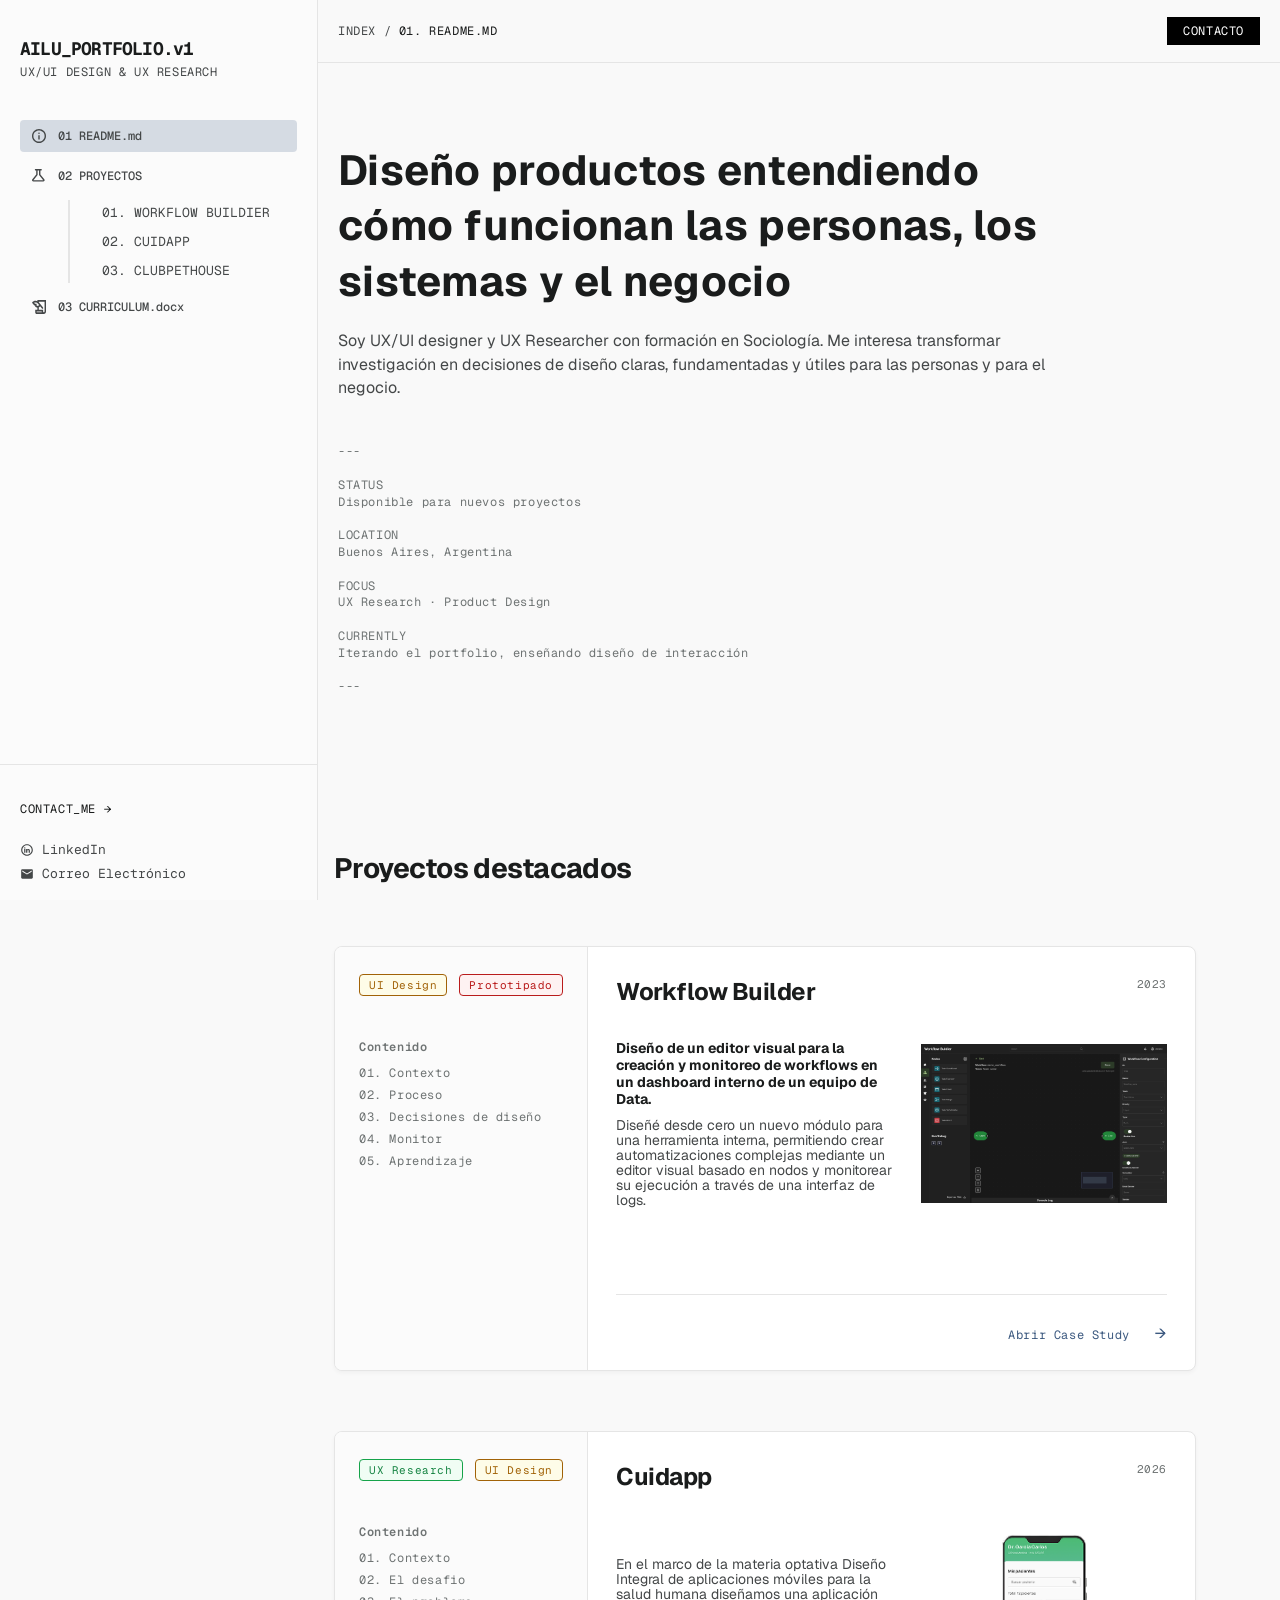
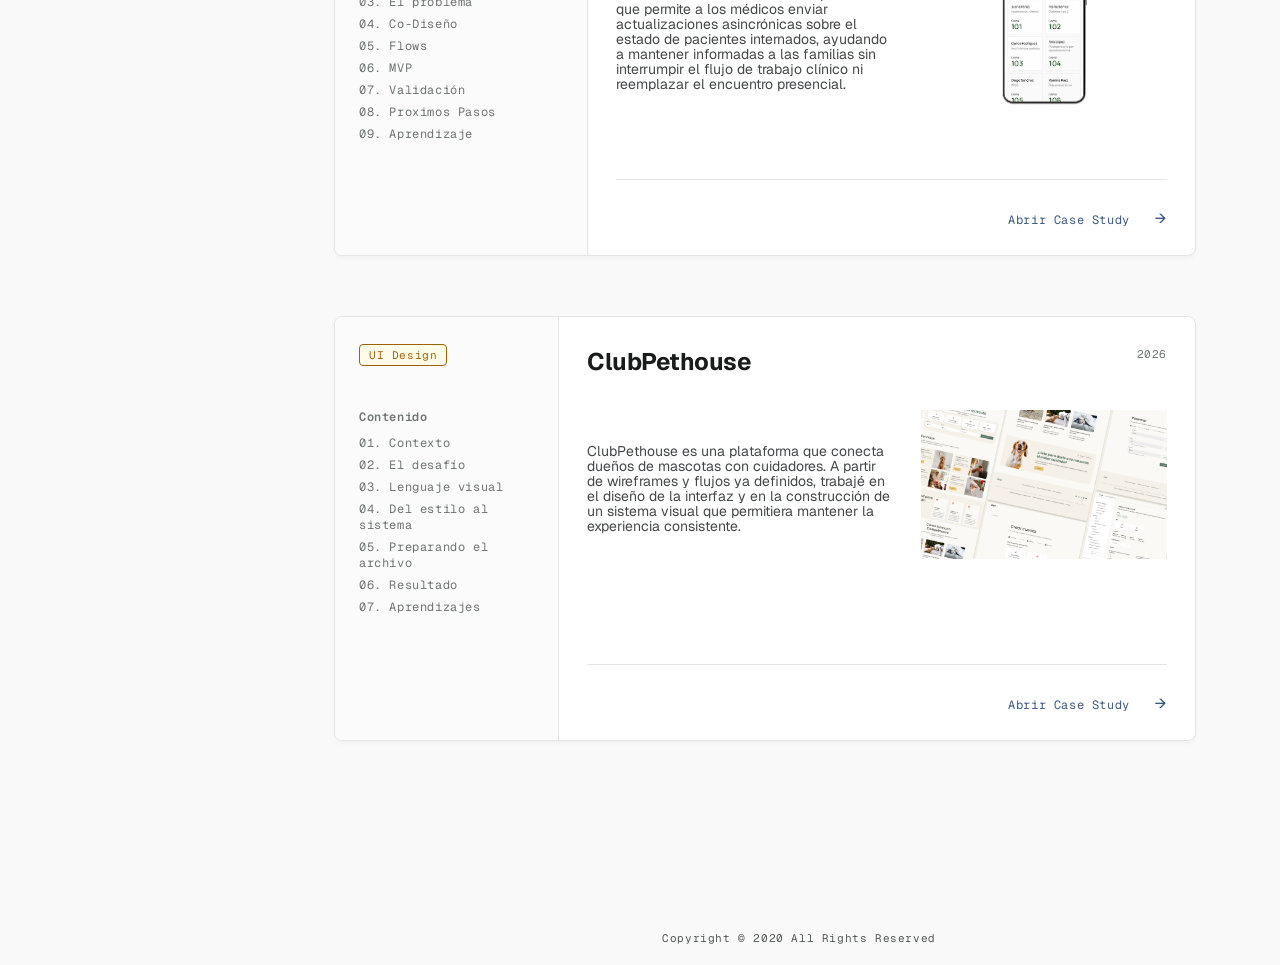
<file: index.html>
<!doctype html>
<html lang="es">

<head>
  <meta charset="UTF-8" />
  <meta name="viewport" content="width=device-width, initial-scale=1.0" />
  <meta name="description" content="Portfolio de UX/UI Design y UX Research" />
  <title>AILU_PORTFOLIO.v1</title>
  <link rel="preconnect" href="https://fonts.googleapis.com" />
  <link rel="preconnect" href="https://fonts.gstatic.com" crossorigin />
  <link
    href="https://fonts.googleapis.com/css2?family=Geist:wght@400;500;600;700&family=Geist+Mono:wght@500;600;700&display=swap"
    rel="stylesheet" />
  <link rel="stylesheet" href="styles.css" />
</head>

<body>
  <div class="site-shell">
    <aside class="sidebar" aria-label="Navegación principal">
      <div class="sidebar-main">
        <a href="/index.html" class="brand"><strong>AILU_PORTFOLIO.v1</strong><span>UX/UI DESIGN &amp; UX
            RESEARCH</span></a>
        <button class="menu-toggle" type="button" aria-expanded="false" aria-controls="sidebar-nav"
          aria-label="Abrir menú">
          <svg class="menu-toggle__icon-open" viewBox="0 0 24 24" width="20" height="20" fill="none"
            stroke="currentColor" stroke-width="1.6" stroke-linecap="round" stroke-linejoin="round"
            aria-hidden="true">
            <rect x="3" y="4" width="18" height="16" rx="2"></rect>
            <line x1="9.5" y1="4" x2="9.5" y2="20"></line>
          </svg>
          <svg class="menu-toggle__icon-close" viewBox="0 0 24 24" width="20" height="20" fill="none"
            stroke="currentColor" stroke-width="1.6" stroke-linecap="round" stroke-linejoin="round"
            aria-hidden="true">
            <line x1="5" y1="5" x2="19" y2="19"></line>
            <line x1="19" y1="5" x2="5" y2="19"></line>
          </svg>
        </button>
        <nav class="nav-list" id="sidebar-nav">
          <a class="nav-link active" href="#inicio"><img src="assets/info.svg" alt="" />01 README.md</a>
          <div class="project-nav">
            <a class="nav-link" href="#proyectos"><img src="assets/ic_lab.svg" alt="" />02 PROYECTOS</a>
            <div class="project-subnav">
              <a href="workflow-builder.html">01. WORKFLOW BUILDIER</a>
              <a href="cuidapp.html">02. CUIDAPP</a>
              <a href="clubpethouse.html">03. CLUBPETHOUSE</a>
            </div>
          </div>
          <a class="nav-link" href="assets/Ailen_Farana_CV_UxDesigner.pdf" target="_blank"><img src="assets/Ic_cv.svg" alt="" />03 CURRICULUM.docx</a>
        </nav>
      </div>
      <div class="sidebar-footer">
        <a href="mailto:faranaailen@gmail.com" class="contact-me">CONTACT_ME →</a>
        <a href="https://www.linkedin.com/in/faranaailen/" class="social-link"><img src="assets/Ic_linkedin.svg"
            alt="" />LinkedIn</a>
        <a href="mailto:faranaailen@gmail.com" class="social-link"><img src="assets/Email.svg" alt="" />Correo
          Electrónico</a>
      </div>
    </aside>
    <main class="main-content" id="inicio">
      <header class="topbar">
        <nav class="breadcrumb" aria-label="Ruta de navegación">
          <a href="index.html#inicio">INDEX</a> / <span aria-current="page">01. README.MD</span>
        </nav>
        <button class="contact-button" type="button">CONTACTO</button>
      </header>
      <section class="hero" aria-labelledby="intro-title">
        <div class="hero-copy">
          <h1 id="intro-title">Diseño productos entendiendo cómo funcionan las personas, los sistemas y el negocio</h1>
          <p>Soy UX/UI designer y UX Researcher con formación en Sociología. Me interesa transformar investigación en
            decisiones de diseño claras, fundamentadas y útiles para las personas y para el negocio.</p>
        </div>
        <div class="status-block"><span class="meta-divider" aria-hidden="true">---</span>
          <dl>
            <dt>STATUS</dt>
            <dd>Disponible para nuevos proyectos</dd>
            <dt>LOCATION</dt>
            <dd>Buenos Aires, Argentina</dd>
            <dt>FOCUS</dt>
            <dd>UX Research · Product Design</dd>
            <dt>CURRENTLY</dt>
            <dd>Iterando el portfolio, enseñando diseño de interacción</dd>
          </dl>
          <span class="meta-divider" aria-hidden="true">---</span>
        </div>
      </section>
      <section class="projects" id="proyectos" aria-labelledby="projects-heading">
        <h2 id="projects-heading">Proyectos destacados</h2>
        <article class="project-card" id="workflow">
          <aside class="card-sidebar">
            <div class="tags">
              <span class="tag gold">UI Design</span>
              <span class="tag red">Prototipado</span>
            </div>
            <div class="contents">
              <b>Contenido</b>
              <span>01. Contexto</span>
              <span>02. Proceso</span>
              <span>03. Decisiones de diseño</span>
              <span>04. Monitor</span>
              <span>05. Aprendizaje</span>
            </div>
          </aside>
          <div class="card-body">
            <div class="card-heading">
              <h3>Workflow Builder</h3>
              <span>2023</span>
            </div>
            <div class="card-summary">
              <div>
                <strong>Diseño de un editor visual para la creación y monitoreo de workflows en un dashboard interno de
                  un equipo de Data.</strong>
                <p>Diseñé desde cero un nuevo módulo para una herramienta interna, permitiendo crear automatizaciones
                  complejas mediante un editor visual basado en nodos y monitorear su ejecución a través de una interfaz
                  de logs.</p>
              </div>
              <img src="assets/workflow-builder.png" alt="Captura del editor Workflow Builder" />
            </div>
            <a class="case-link" href="workflow-builder.html">Abrir Case Study <span>→</span></a>
          </div>
        </article>
        <article class="project-card" id="cuidapp">
          <aside class="card-sidebar">
            <div class="tags">
              <span class="tag green">UX Research</span>
              <span class="tag gold">UI Design</span>
            </div>
            <div class="contents"><b>Contenido</b>
              <span>01. Contexto</span>
              <span>02. El desafio</span>
              <span>03. El problema</span>
              <span>04. Co-Diseño</span>
              <span>05. Flows</span>
              <span>06. MVP</span>
              <span>07. Validación</span>
              <span>08. Proximos Pasos</span>
              <span>09. Aprendizaje</span>
            </div>
          </aside>
          <div class="card-body">
            <div class="card-heading">
              <h3>Cuidapp</h3>
              <span>2026</span>
            </div>
            <div class="card-summary">
              <div>
                <p>En el marco de la materia optativa Diseño Integral de aplicaciones móviles para la salud humana
                  diseñamos una aplicación que permite a los médicos enviar actualizaciones asincrónicas sobre el estado
                  de pacientes internados, ayudando a mantener informadas a las familias sin interrumpir el flujo de
                  trabajo clínico ni reemplazar el encuentro presencial.</p>
              </div>
              <img class="phone-shot" src="assets/CuidappImg.png" alt="Pantalla de la aplicación Cuidapp" />
            </div><a class="case-link" href="cuidapp.html">Abrir Case Study <span>→</span></a>
          </div>
        </article>
        <article class="project-card" id="clubpethouse">
          <aside class="card-sidebar">
            <div class="tags">
              <span class="tag gold">UI Design</span>
            </div>
            <div class="contents"><b>Contenido</b>
              <span>01. Contexto</span>
              <span>02. El desafío</span>
              <span>03. Lenguaje visual</span>
              <span>04. Del estilo al sistema</span>
              <span>05. Preparando el archivo</span>
              <span>06. Resultado</span>
              <span>07. Aprendizajes</span>
            </div>
          </aside>
          <div class="card-body">
            <div class="card-heading">
              <h3>ClubPethouse</h3>
              <span>2026</span>
            </div>
            <div class="card-summary">
              <div>
                <p>ClubPethouse es una plataforma que conecta dueños de mascotas con cuidadores. A partir de
                  wireframes y flujos ya definidos, trabajé en el diseño de la interfaz y en la construcción de un
                  sistema visual que permitiera mantener la experiencia consistente.</p>
              </div>
              <img src="assets/clubpethouse-hero.png" alt="Pantallas de ClubPethouse" />
            </div>
            <a class="case-link" href="clubpethouse.html">Abrir Case Study <span>→</span></a>
          </div>
        </article>
      </section>
      <footer>Copyright © 2020 All Rights Reserved</footer>
    </main>
  </div>
  <dialog class="contact-dialog"><button class="close" aria-label="Cerrar">×</button>
    <p>¿Hablamos de tu próximo proyecto?</p><a href="mailto:faranaailen@gmail.com">faranaailen@gmail.com</a>
  </dialog>
  <script src="script.js"></script>
</body>

</html>
</file>
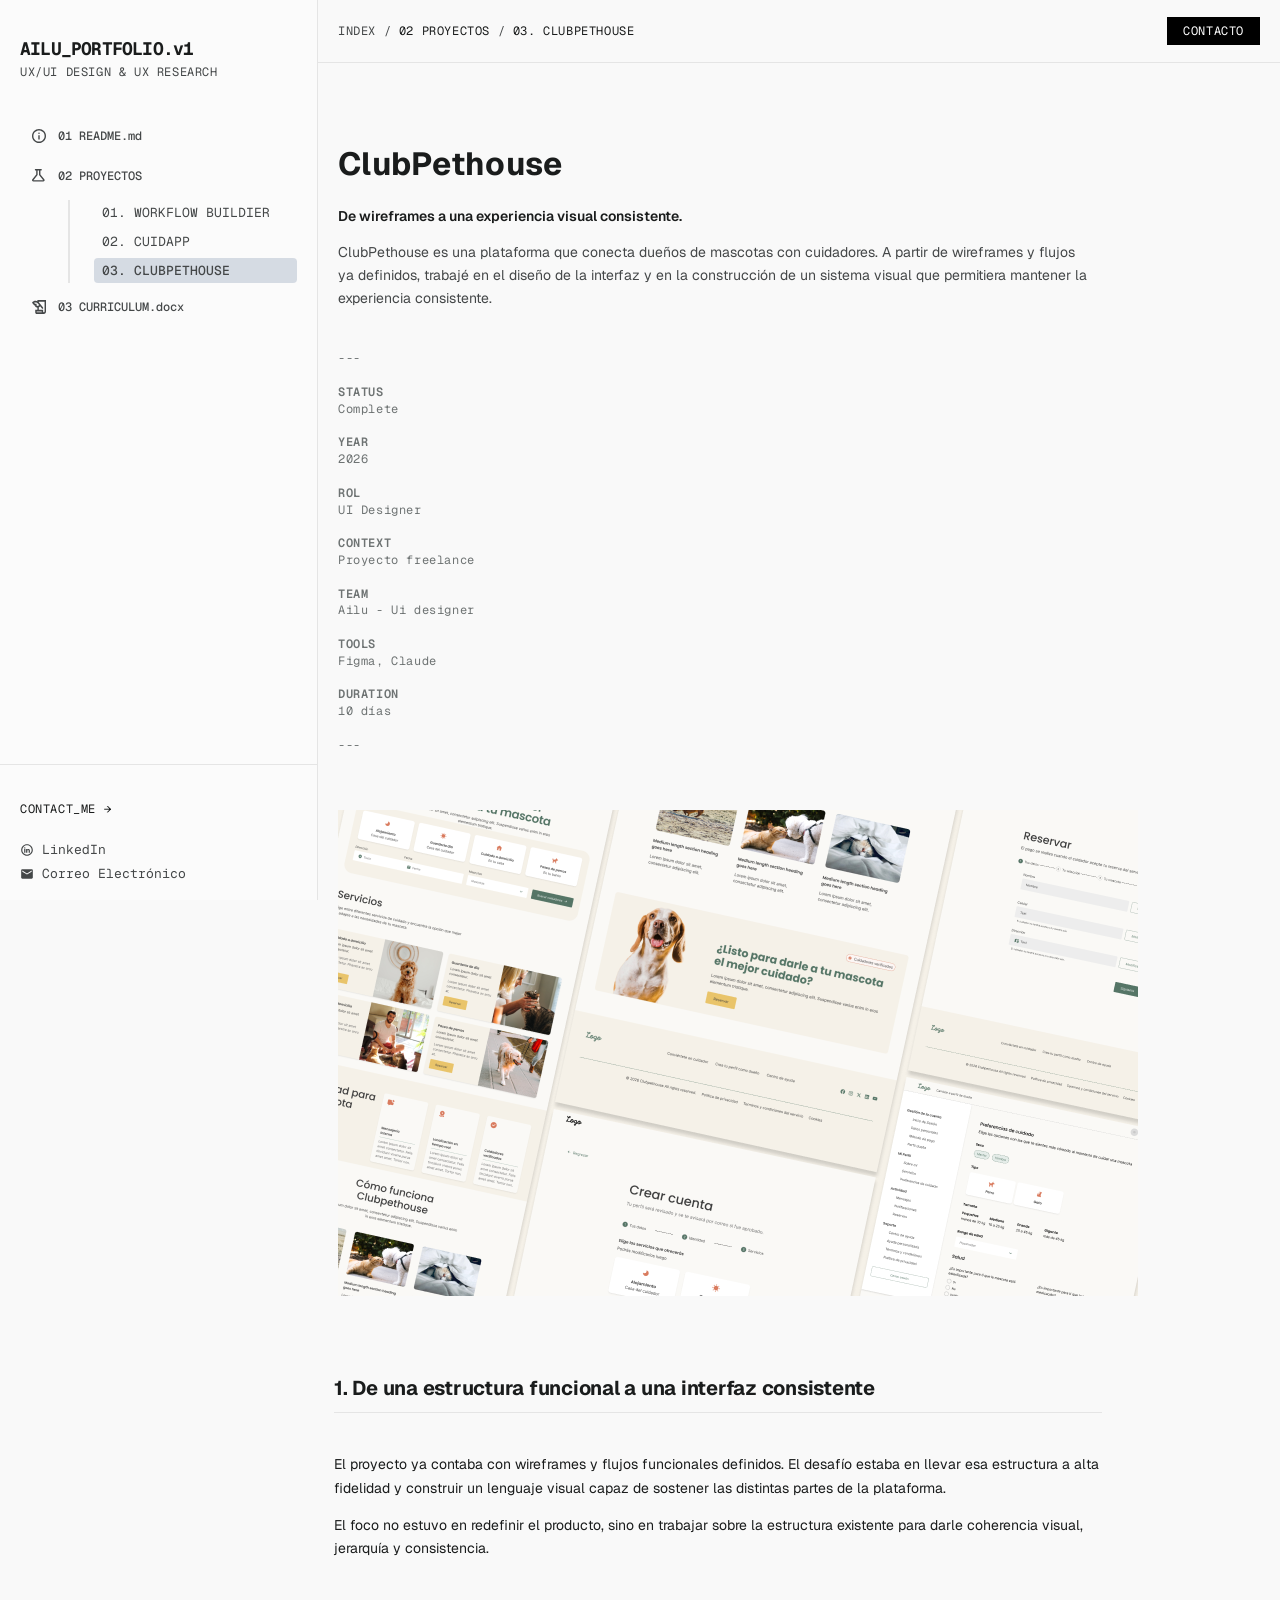
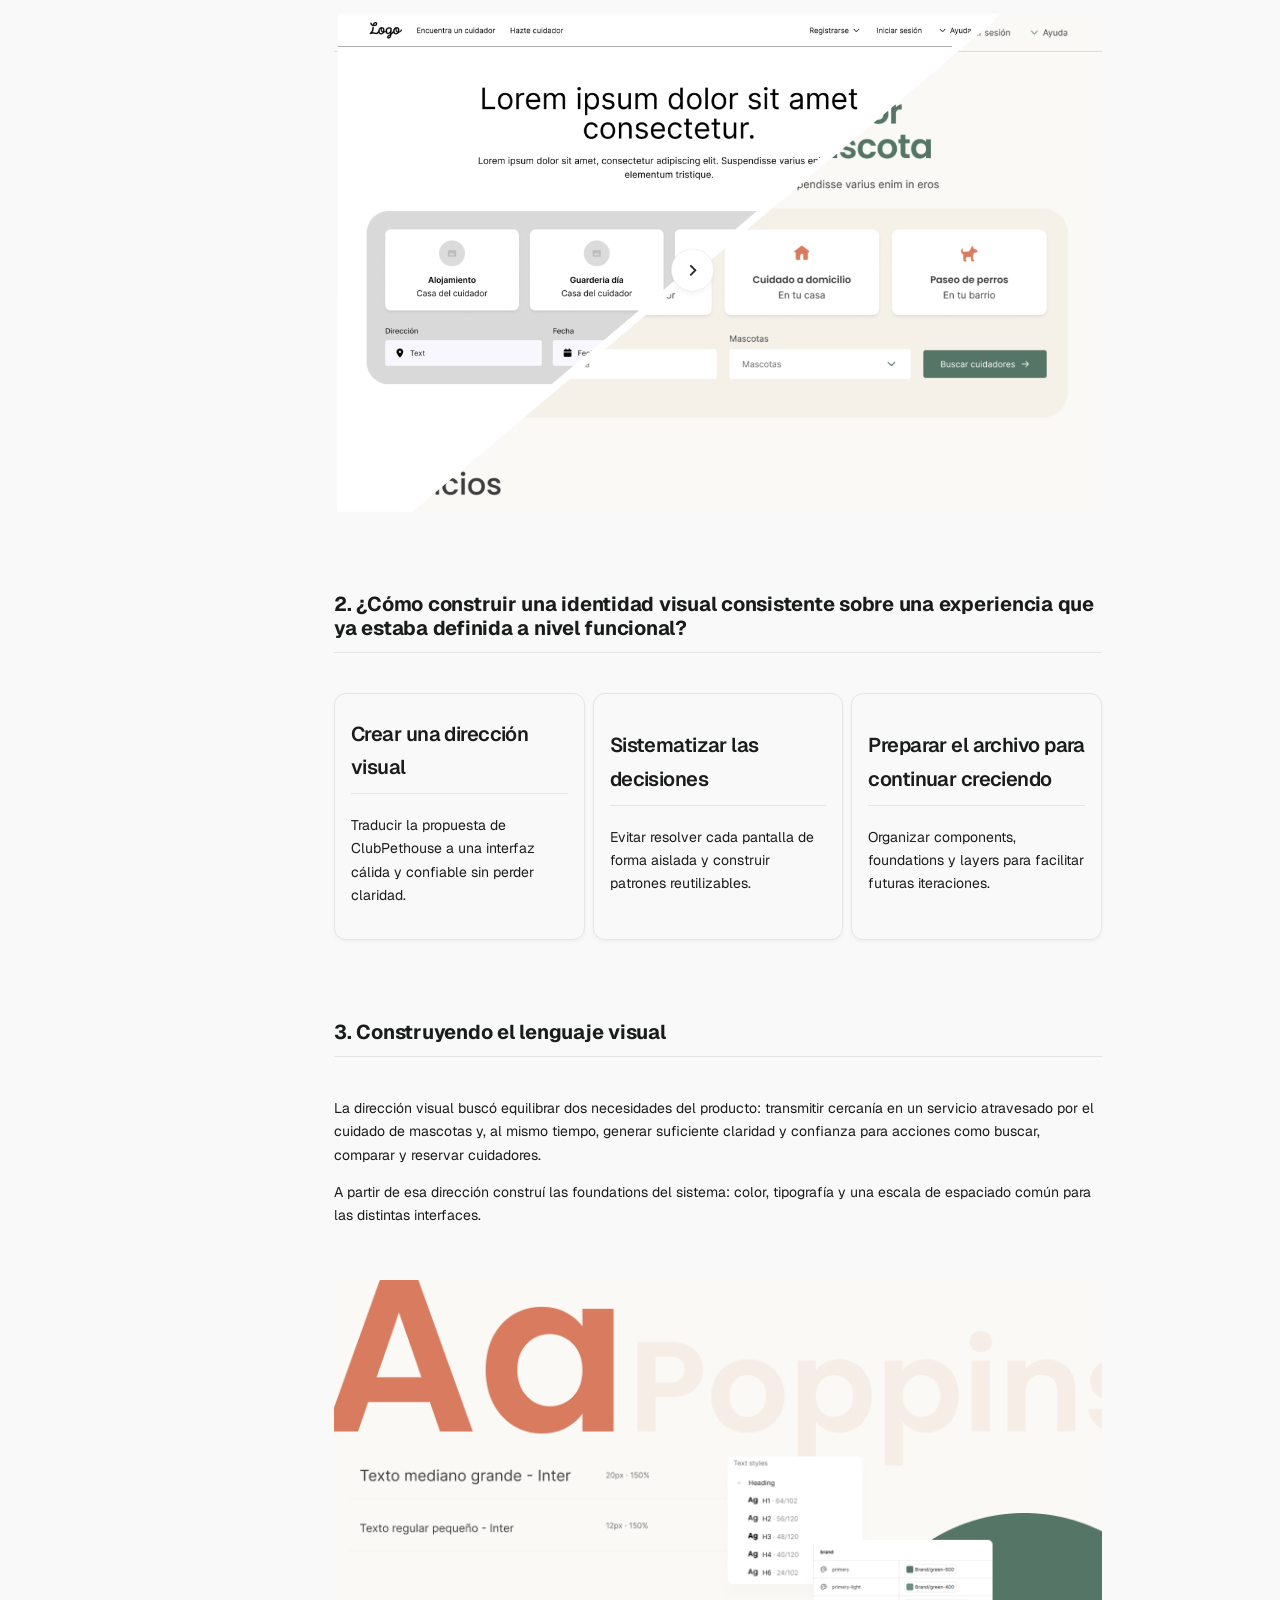
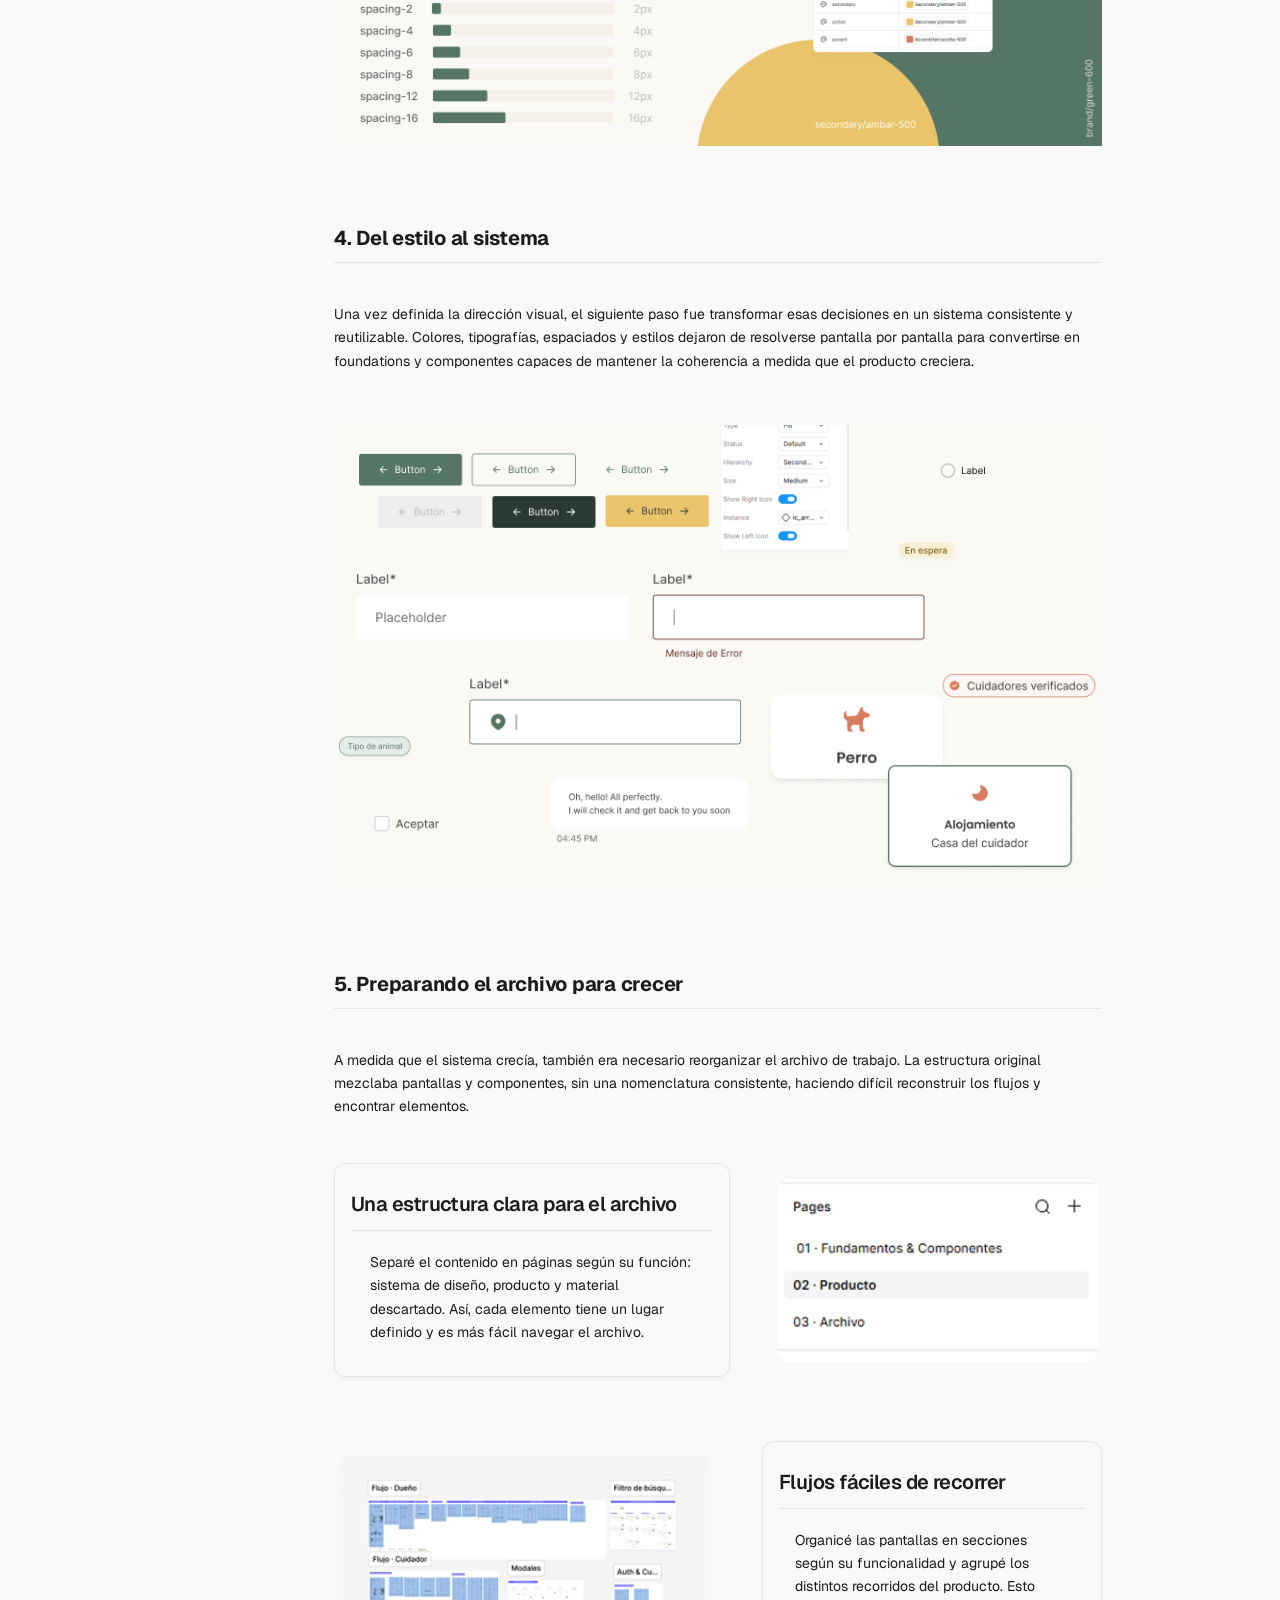
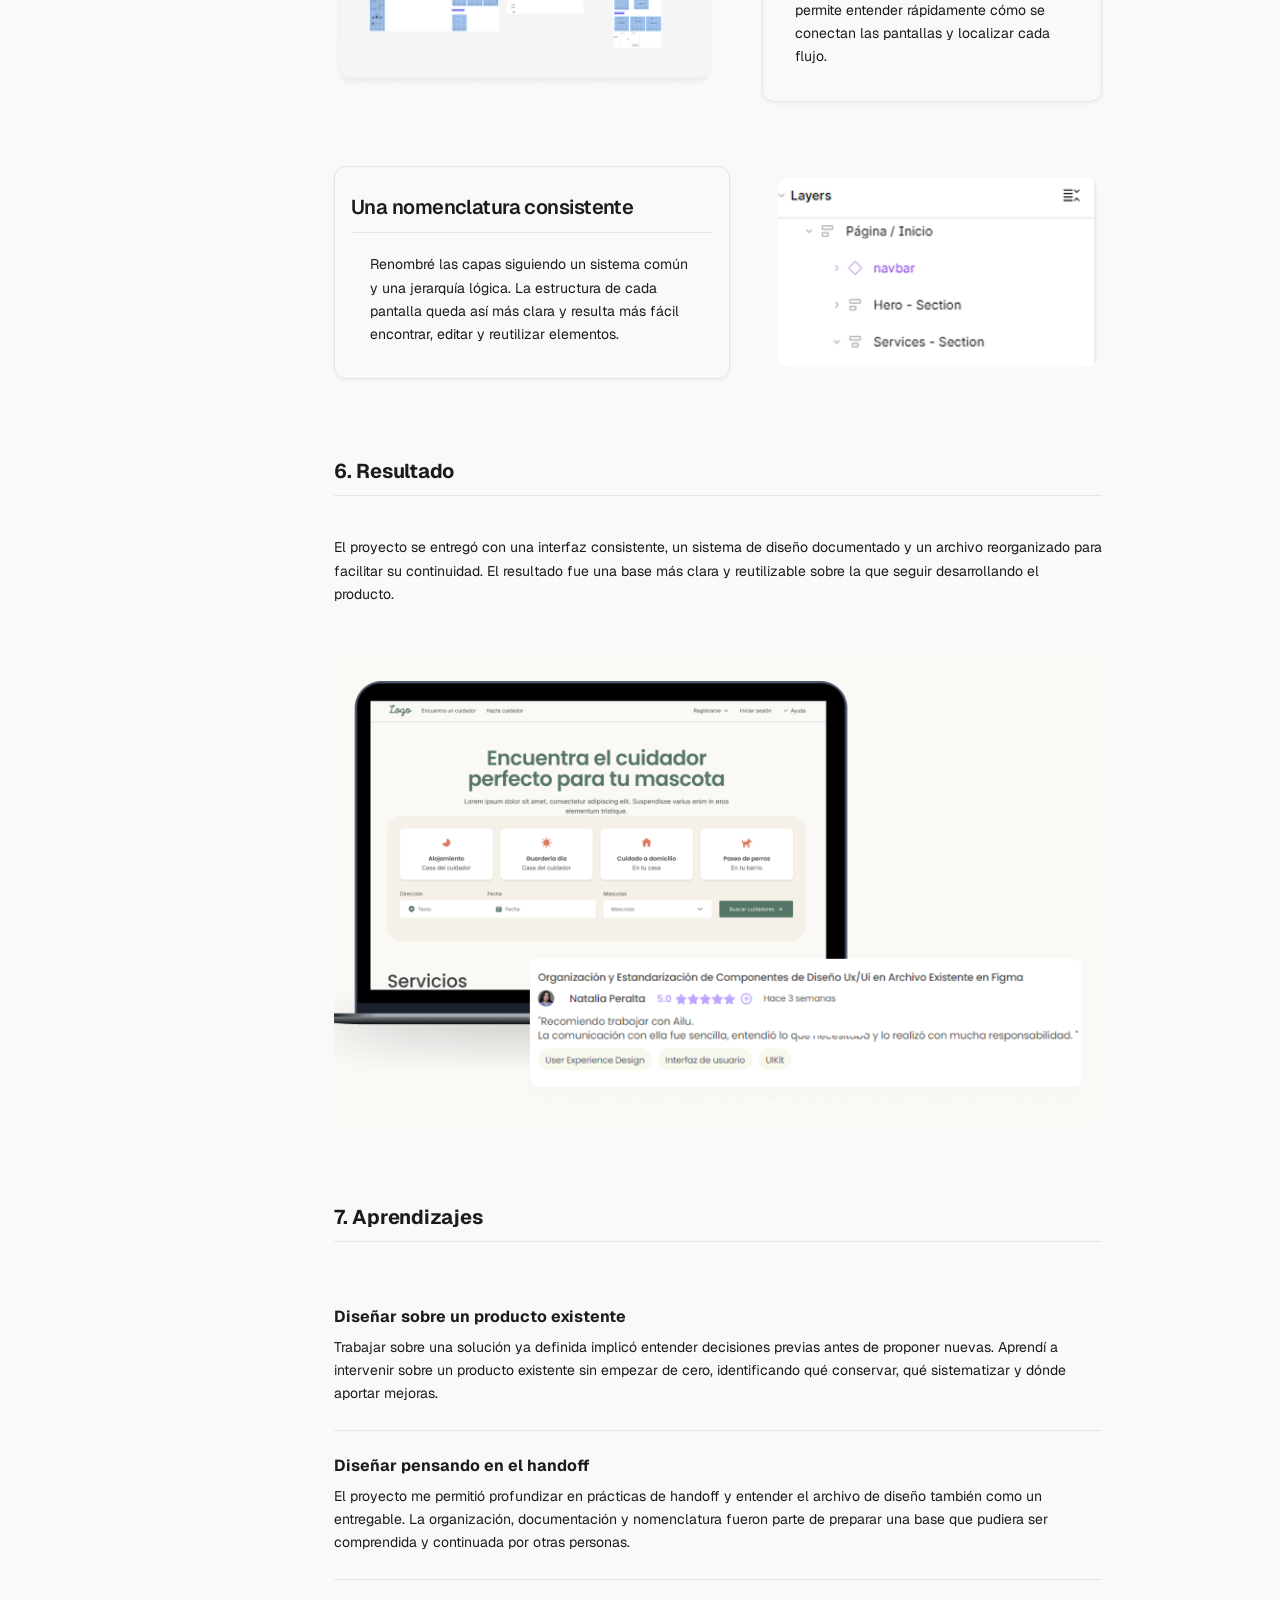
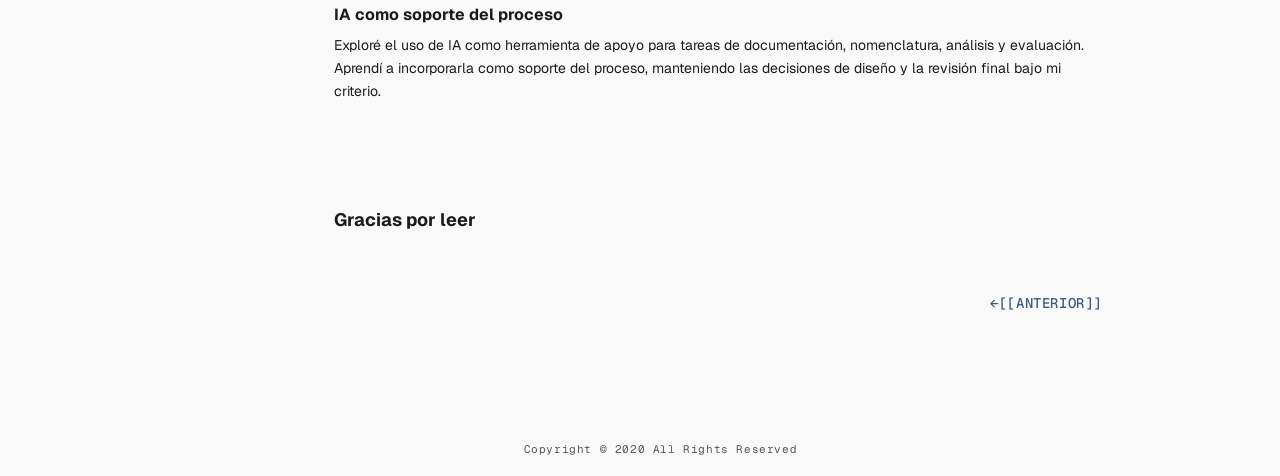
<file: clubpethouse.html>
<!doctype html>
<html lang="es">

<head>
    <meta charset="UTF-8" />
    <meta name="viewport" content="width=device-width, initial-scale=1.0" />
    <meta name="description" content="Case study de ClubPethouse." />
    <title>ClubPethouse · AILU_PORTFOLIO.v1</title>
    <link rel="preconnect" href="https://fonts.googleapis.com" />
    <link rel="preconnect" href="https://fonts.gstatic.com" crossorigin />
    <link
        href="https://fonts.googleapis.com/css2?family=Geist:wght@400;500;600;700&family=Geist+Mono:wght@500;600;700&display=swap"
        rel="stylesheet" />
    <link rel="stylesheet" href="styles.css" />
</head>

<body>
    <div class="site-shell">
        <aside class="sidebar" aria-label="Navegación principal">
            <div class="sidebar-main">
                <a href="/index.html" class="brand"><strong>AILU_PORTFOLIO.v1</strong><span>UX/UI DESIGN &amp; UX
                        RESEARCH</span></a>
                <button class="menu-toggle" type="button" aria-expanded="false" aria-controls="sidebar-nav"
                    aria-label="Abrir menú">
                    <svg class="menu-toggle__icon-open" viewBox="0 0 24 24" width="20" height="20" fill="none"
                        stroke="currentColor" stroke-width="1.6" stroke-linecap="round" stroke-linejoin="round"
                        aria-hidden="true">
                        <rect x="3" y="4" width="18" height="16" rx="2"></rect>
                        <line x1="9.5" y1="4" x2="9.5" y2="20"></line>
                    </svg>
                    <svg class="menu-toggle__icon-close" viewBox="0 0 24 24" width="20" height="20" fill="none"
                        stroke="currentColor" stroke-width="1.6" stroke-linecap="round" stroke-linejoin="round"
                        aria-hidden="true">
                        <line x1="5" y1="5" x2="19" y2="19"></line>
                        <line x1="19" y1="5" x2="5" y2="19"></line>
                    </svg>
                </button>
                <nav class="nav-list" id="sidebar-nav">
                    <a class="nav-link" href="index.html#inicio"><img src="assets/info.svg" alt="" />01 README.md</a>
                    <div class="project-nav">
                        <a class="nav-link" href="index.html#proyectos" aria-current="true"><img src="assets/ic_lab.svg"
                                alt="" />02 PROYECTOS</a>
                        <div class="project-subnav">
                            <a href="workflow-builder.html">01. WORKFLOW BUILDIER</a>
                            <a href="cuidapp.html">02. CUIDAPP</a>
                            <a href="clubpethouse.html" class="nav-link active">03. CLUBPETHOUSE</a>
                        </div>
                    </div>
                    <a class="nav-link" href="assets/Ailen_Farana_CV_UxDesigner.pdf" target="_blank"><img
                            src="assets/Ic_cv.svg" alt="" />03 CURRICULUM.docx</a>
                </nav>
            </div>
            <div class="sidebar-footer">
                <a href="mailto:faranaailen@gmail.com" class="contact-me">CONTACT_ME →</a>
                <a href="https://www.linkedin.com/in/faranaailen/" class="social-link"><img
                        src="assets/Ic_linkedin.svg" alt="" />LinkedIn</a>
                <a href="mailto:faranaailen@gmail.com" class="social-link"><img src="assets/Email.svg" alt="" />Correo
                    Electrónico</a>
            </div>
        </aside>
        <main class="main-content case-page" id="top">
            <header class="topbar">
                <nav class="breadcrumb" aria-label="Ruta de navegación">
                    <a href="index.html#inicio">INDEX</a> / <a href="index.html#proyectos" class="active"
                        aria-current="true">02 PROYECTOS</a> / <span aria-current="page">03. CLUBPETHOUSE</span>
                </nav>
                <button class="contact-button" type="button">CONTACTO</button>
            </header>
            <section class="case-hero">
                <div class="hero-copy">
                    <h1>ClubPethouse</h1>
                    <p class="case-subtitle">De wireframes a una experiencia visual consistente.</p>
                    <p>ClubPethouse es una plataforma que conecta dueños de mascotas con cuidadores. A partir de
                        wireframes y flujos ya definidos, trabajé en el diseño de la interfaz y en la construcción de
                        un sistema visual que permitiera mantener la experiencia consistente.</p>
                </div>
                <div class="case-meta"><span class="meta-divider" aria-hidden="true">---</span>
                    <dl>
                        <dt>STATUS</dt>
                        <dd>Complete</dd>
                        <dt>YEAR</dt>
                        <dd>2026</dd>
                        <dt>ROL</dt>
                        <dd>UI Designer</dd>
                        <dt>CONTEXT</dt>
                        <dd>Proyecto freelance</dd>
                        <dt>TEAM</dt>
                        <dd>Ailu - Ui designer</dd>
                        <dt>TOOLS</dt>
                        <dd>Figma, Claude</dd>
                        <dt>DURATION</dt>
                        <dd>10 días</dd>
                    </dl>
                    <span class="meta-divider" aria-hidden="true">---</span>
                </div>
                <figure class="case-hero-media">
                    <img src="assets/clubpethouse-hero.png" alt="Pantallas de ClubPethouse" />
                </figure>
            </section>
            <article class="case-content">
                <section>
                    <h2>1. De una estructura funcional a una interfaz consistente</h2>
                    <p>El proyecto ya contaba con wireframes y flujos funcionales definidos. El desafío estaba en
                        llevar esa estructura a alta fidelidad y construir un lenguaje visual capaz de sostener las
                        distintas partes de la plataforma.</p>
                    <p>El foco no estuvo en redefinir el producto, sino en trabajar sobre la estructura existente para
                        darle coherencia visual, jerarquía y consistencia.</p>
                    <figure class="product-shot">
                        <img src="assets/clubpethouse-before-after.png"
                            alt="Comparación antes y después de la interfaz de ClubPethouse" />
                    </figure>
                </section>
                <section>
                    <h2>2. ¿Cómo construir una identidad visual consistente sobre una experiencia que ya estaba definida a nivel funcional?</h2>
                    <div class="decision-grid decision-grid--three">
                        <div class="card">
                            <div class="card__header">
                                <h3 class="card__title">Crear una dirección visual</h3>
                            </div>
                            <div class="card__body">
                                <p class="card__text">Traducir la propuesta de ClubPethouse a una interfaz cálida y
                                    confiable sin perder claridad.</p>
                            </div>
                        </div>
                        <div class="card">
                            <div class="card__header">
                                <h3 class="card__title">Sistematizar las decisiones</h3>
                            </div>
                            <div class="card__body">
                                <p class="card__text">Evitar resolver cada pantalla de forma aislada y construir
                                    patrones reutilizables.</p>
                            </div>
                        </div>
                        <div class="card">
                            <div class="card__header">
                                <h3 class="card__title">Preparar el archivo para continuar creciendo</h3>
                            </div>
                            <div class="card__body">
                                <p class="card__text">Organizar components, foundations y layers para facilitar futuras
                                    iteraciones.</p>
                            </div>
                        </div>
                    </div>
                </section>
                <section>
                    <h2>3. Construyendo el lenguaje visual</h2>
                    <p>La dirección visual buscó equilibrar dos necesidades del producto: transmitir cercanía en un
                        servicio atravesado por el cuidado de mascotas y, al mismo tiempo, generar suficiente claridad y
                        confianza para acciones como buscar, comparar y reservar cuidadores.</p>
                    <p>A partir de esa dirección construí las foundations del sistema: color, tipografía y una escala
                        de espaciado común para las distintas interfaces.</p>
                    <figure class="product-shot">
                        <img src="assets/clubpethouse-foundations.png"
                            alt="Foundations de ClubPethouse: color, tipografía y espaciado" />
                    </figure>
                </section>
                <section>
                    <h2>4. Del estilo al sistema</h2>
                    <p>Una vez definida la dirección visual, el siguiente paso fue transformar esas decisiones en un
                        sistema consistente y reutilizable. Colores, tipografías, espaciados y estilos dejaron de
                        resolverse pantalla por pantalla para convertirse en foundations y componentes capaces de
                        mantener la coherencia a medida que el producto creciera.</p>
                    <figure class="product-shot">
                        <img src="assets/clubpethouse - components.png"
                            alt="Components del sistema de ClubPethouse" />
                    </figure>
                </section>
                <section>
                    <h2>5. Preparando el archivo para crecer</h2>
                    <p>A medida que el sistema crecía, también era necesario reorganizar el archivo de trabajo. La
                        estructura original mezclaba pantallas y componentes, sin una nomenclatura consistente,
                        haciendo difícil reconstruir los flujos y encontrar elementos.</p>
                    <div class="feature-grid clubpethouse-file-sequence">
                        <div class="feature-row">
                            <div class="card">
                                <div class="card__header">
                                    <h3 class="card__title">Una estructura clara para el archivo</h3>
                                </div>
                                <div class="card__body">
                                    <p class="card__text">Separé el contenido en páginas según su función: sistema de
                                        diseño, producto y material descartado. Así, cada elemento tiene un lugar
                                        definido y es más fácil navegar el archivo.</p>
                                </div>
                            </div>
                            <img src="assets/clubpethouse-pages.png"
                                alt="Organización de las páginas del archivo de ClubPethouse" />
                        </div>
                        <div class="feature-row feature-row--flip feature-row--flows">
                            <img src="assets/clubpethouse-flows.png"
                                alt="Flujos organizados dentro del archivo de ClubPethouse" />
                            <div class="card">
                                <div class="card__header">
                                    <h3 class="card__title">Flujos fáciles de recorrer</h3>
                                </div>
                                <div class="card__body">
                                    <p class="card__text">Organicé las pantallas en secciones según su funcionalidad y
                                        agrupé los distintos recorridos del producto. Esto permite entender rápidamente
                                        cómo se conectan las pantallas y localizar cada flujo.</p>
                                </div>
                            </div>
                        </div>
                        <div class="feature-row">
                            <div class="card">
                                <div class="card__header">
                                    <h3 class="card__title">Una nomenclatura consistente</h3>
                                </div>
                                <div class="card__body">
                                    <p class="card__text">Renombré las capas siguiendo un sistema común y una jerarquía
                                        lógica. La estructura de cada pantalla queda así más clara y resulta más fácil
                                        encontrar, editar y reutilizar elementos.</p>
                                </div>
                            </div>
                            <img src="assets/clubpethouse-layers.png"
                                alt="Panel de layers con la nomenclatura aplicada en ClubPethouse" />
                        </div>
                    </div>
                </section>
                <section>
                    <h2>6. Resultado</h2>
                    <p>El proyecto se entregó con una interfaz consistente, un sistema de diseño documentado y un
                        archivo reorganizado para facilitar su continuidad. El resultado fue una base más clara y
                        reutilizable sobre la que seguir desarrollando el producto.</p>
                    <figure class="product-shot">
                        <img src="assets/clubpethouse-resultado.png"
                            alt="Mockup final de ClubPethouse y valoración del cliente en Workana" />
                    </figure>
                </section>
                <section>
                    <h2>7. Aprendizajes</h2>
                    <div class="learning-list">
                        <div class="learning-item">
                            <h3>Diseñar sobre un producto existente</h3>
                            <p>Trabajar sobre una solución ya definida implicó entender decisiones previas antes de
                                proponer nuevas. Aprendí a intervenir sobre un producto existente sin empezar de cero,
                                identificando qué conservar, qué sistematizar y dónde aportar mejoras.</p>
                        </div>
                        <div class="learning-item">
                            <h3>Diseñar pensando en el handoff</h3>
                            <p>El proyecto me permitió profundizar en prácticas de handoff y entender el archivo de
                                diseño también como un entregable. La organización, documentación y nomenclatura fueron
                                parte de preparar una base que pudiera ser comprendida y continuada por otras personas.</p>
                        </div>
                        <div class="learning-item">
                            <h3>IA como soporte del proceso</h3>
                            <p>Exploré el uso de IA como herramienta de apoyo para tareas de documentación,
                                nomenclatura, análisis y evaluación. Aprendí a incorporarla como soporte del proceso,
                                manteniendo las decisiones de diseño y la revisión final bajo mi criterio.</p>
                        </div>
                    </div>
                </section>
                <h3 class="thanks">Gracias por leer</h3>
                <a class="next-case" href="cuidapp.html"><span>←</span>[[ANTERIOR]]</a>
            </article>
            <footer>Copyright © 2020 All Rights Reserved</footer>
        </main>
    </div>
    <dialog class="contact-dialog"><button class="close" aria-label="Cerrar">×</button>
        <p>¿Hablamos de tu próximo proyecto?</p><a href="mailto:faranaailen@gmail.com">faranaailen@gmail.com</a>
    </dialog>
    <script src="script.js"></script>
</body>

</html>
</file>
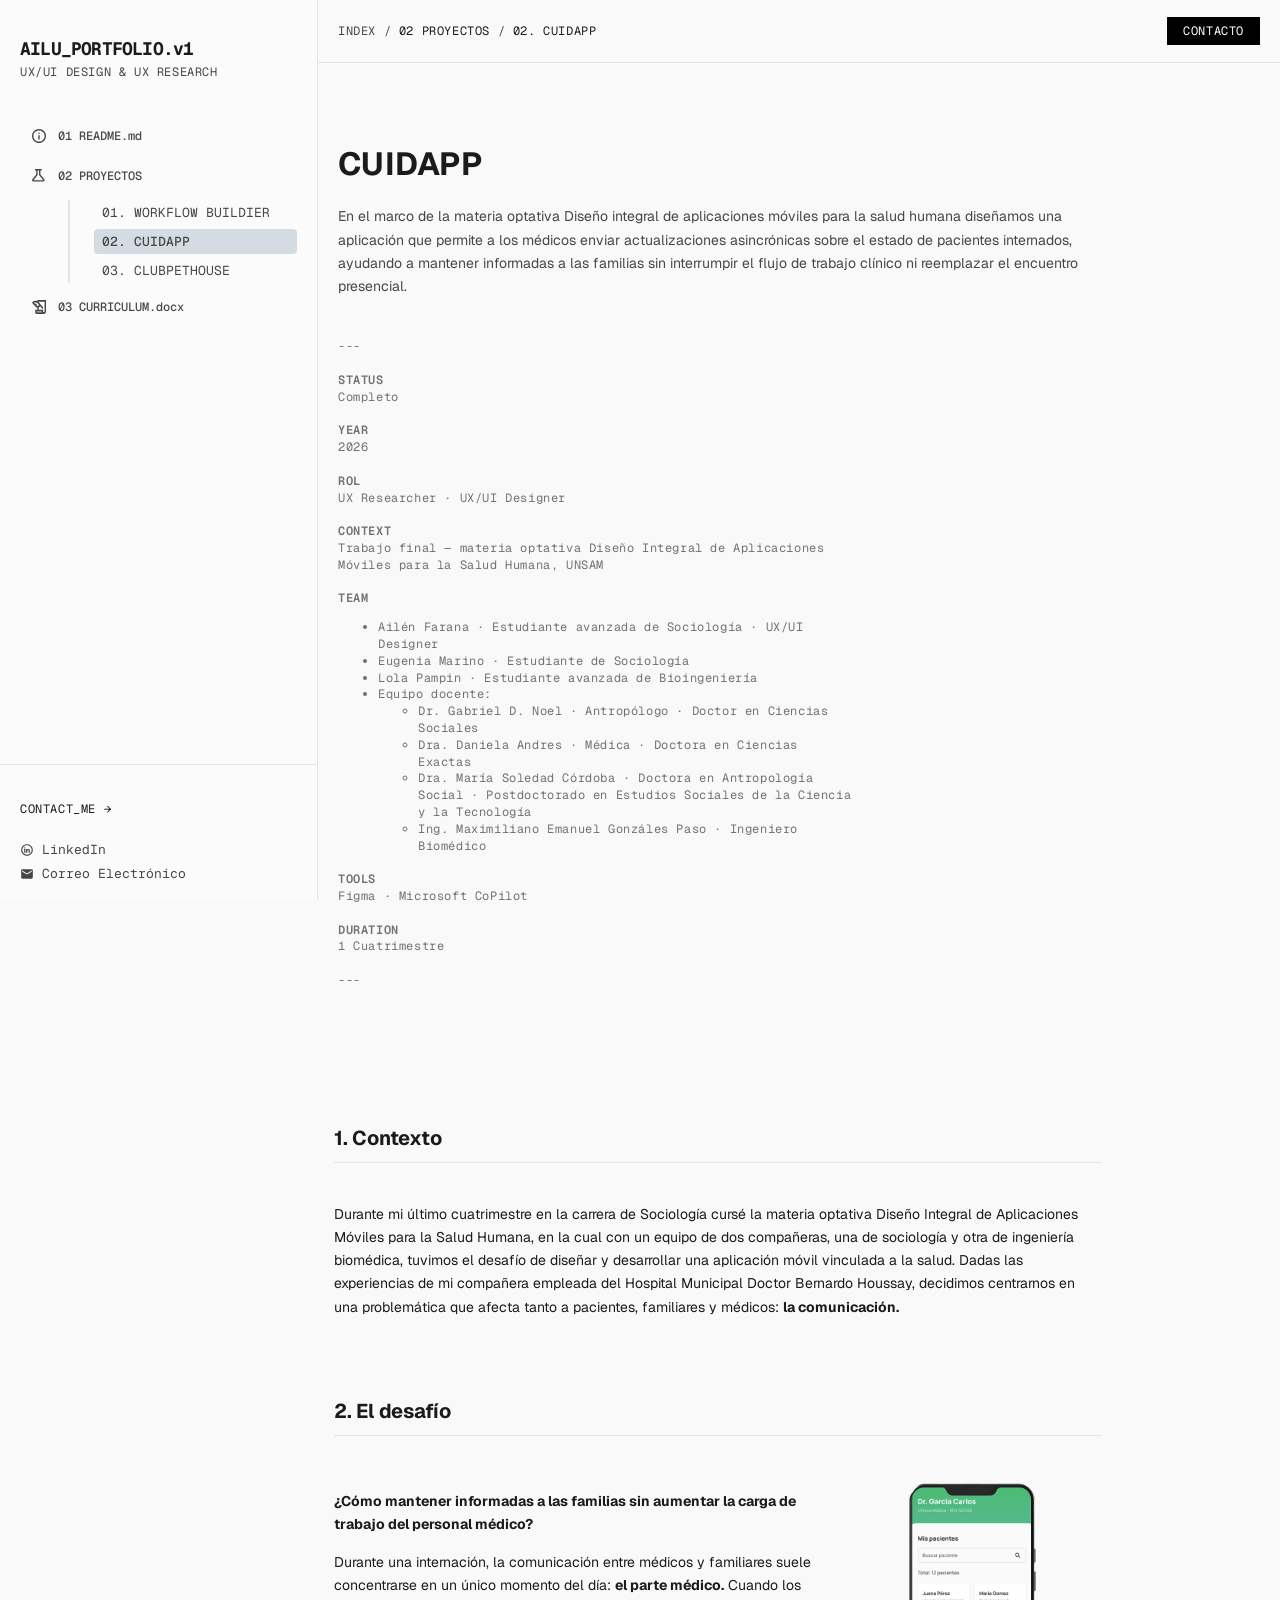
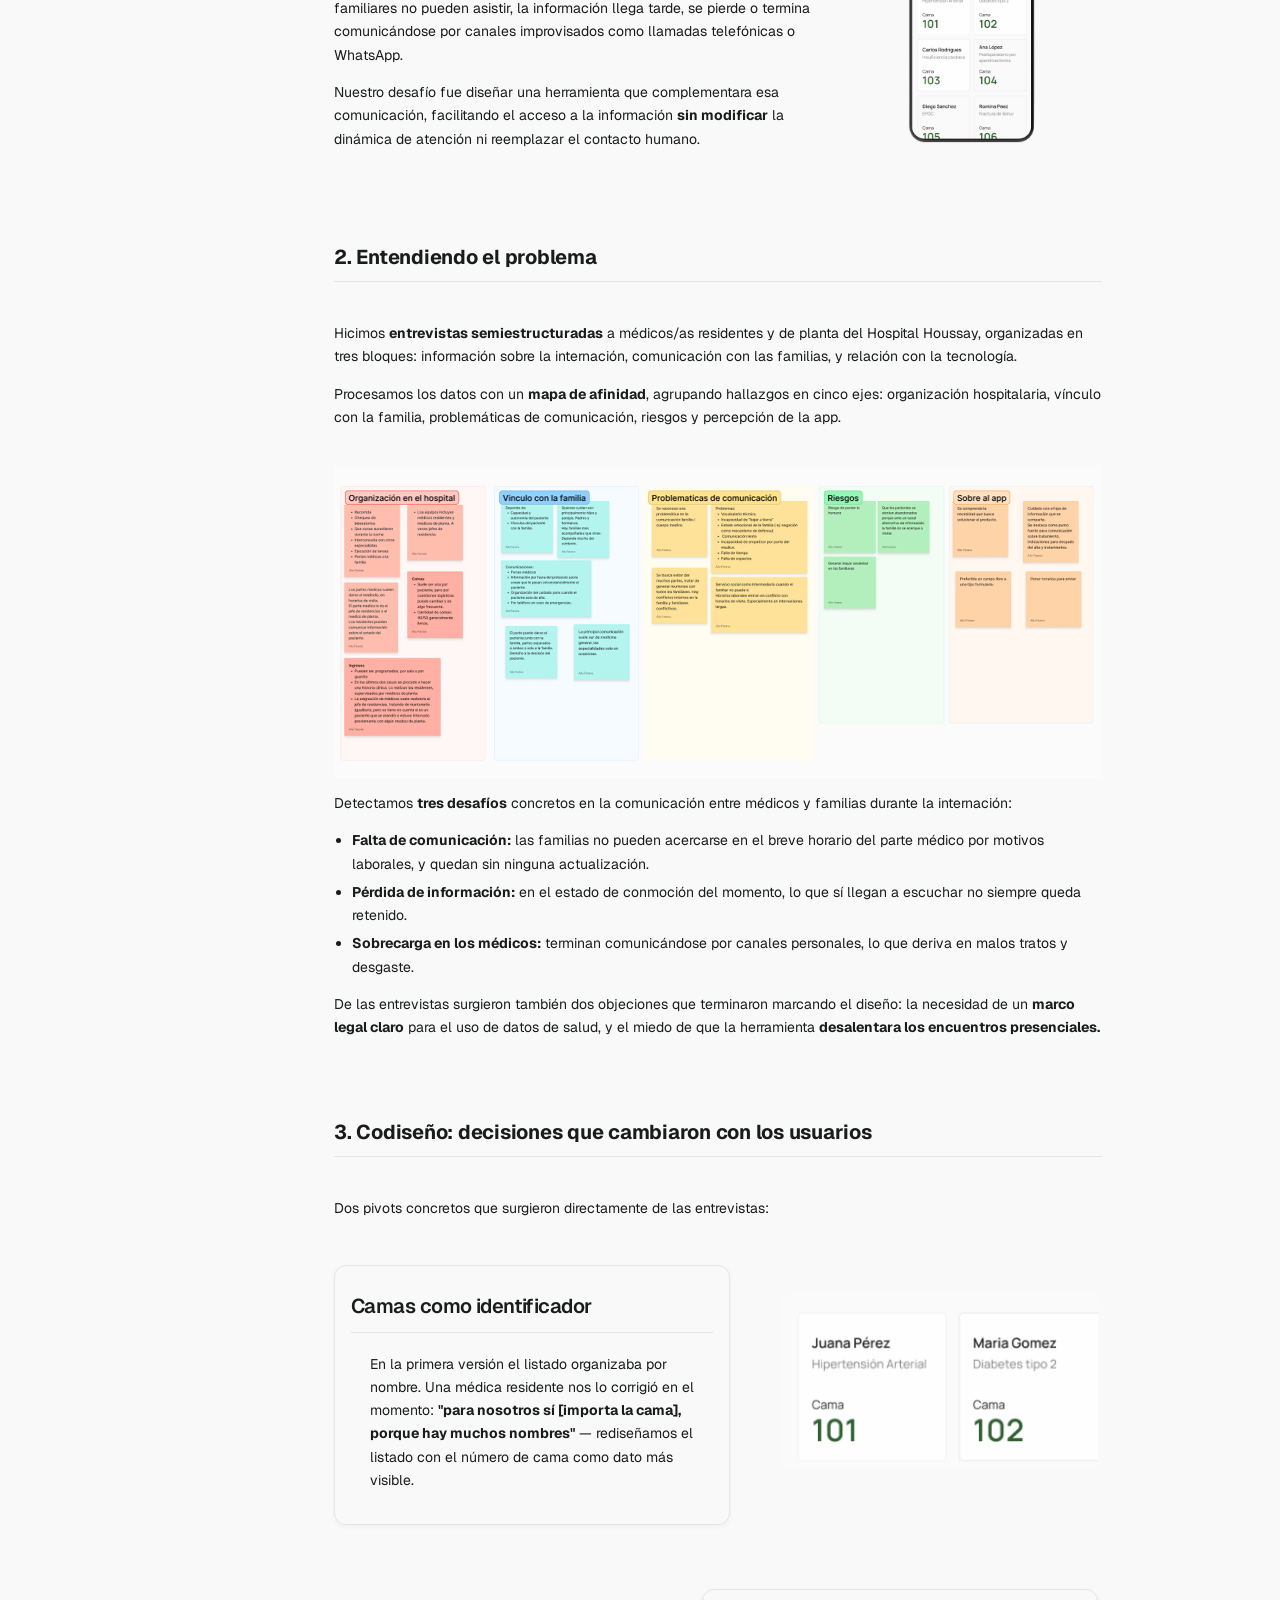
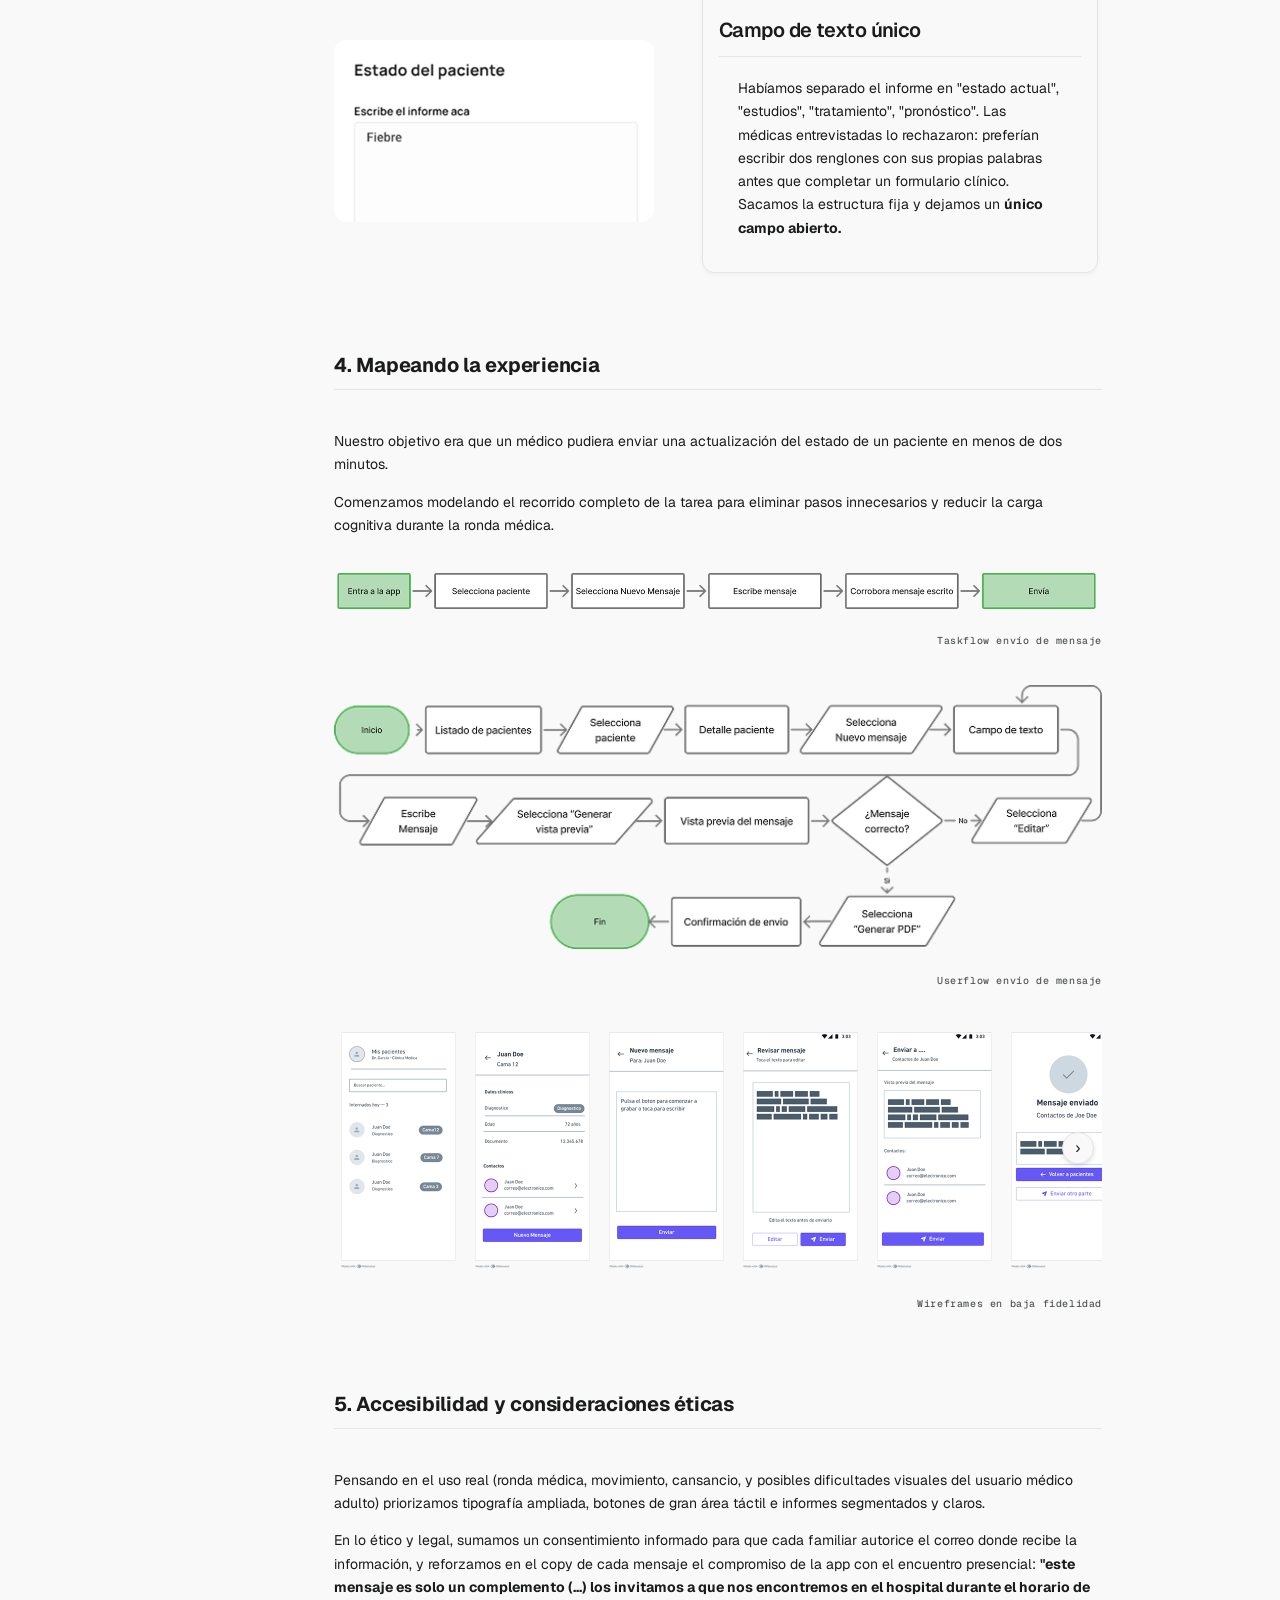
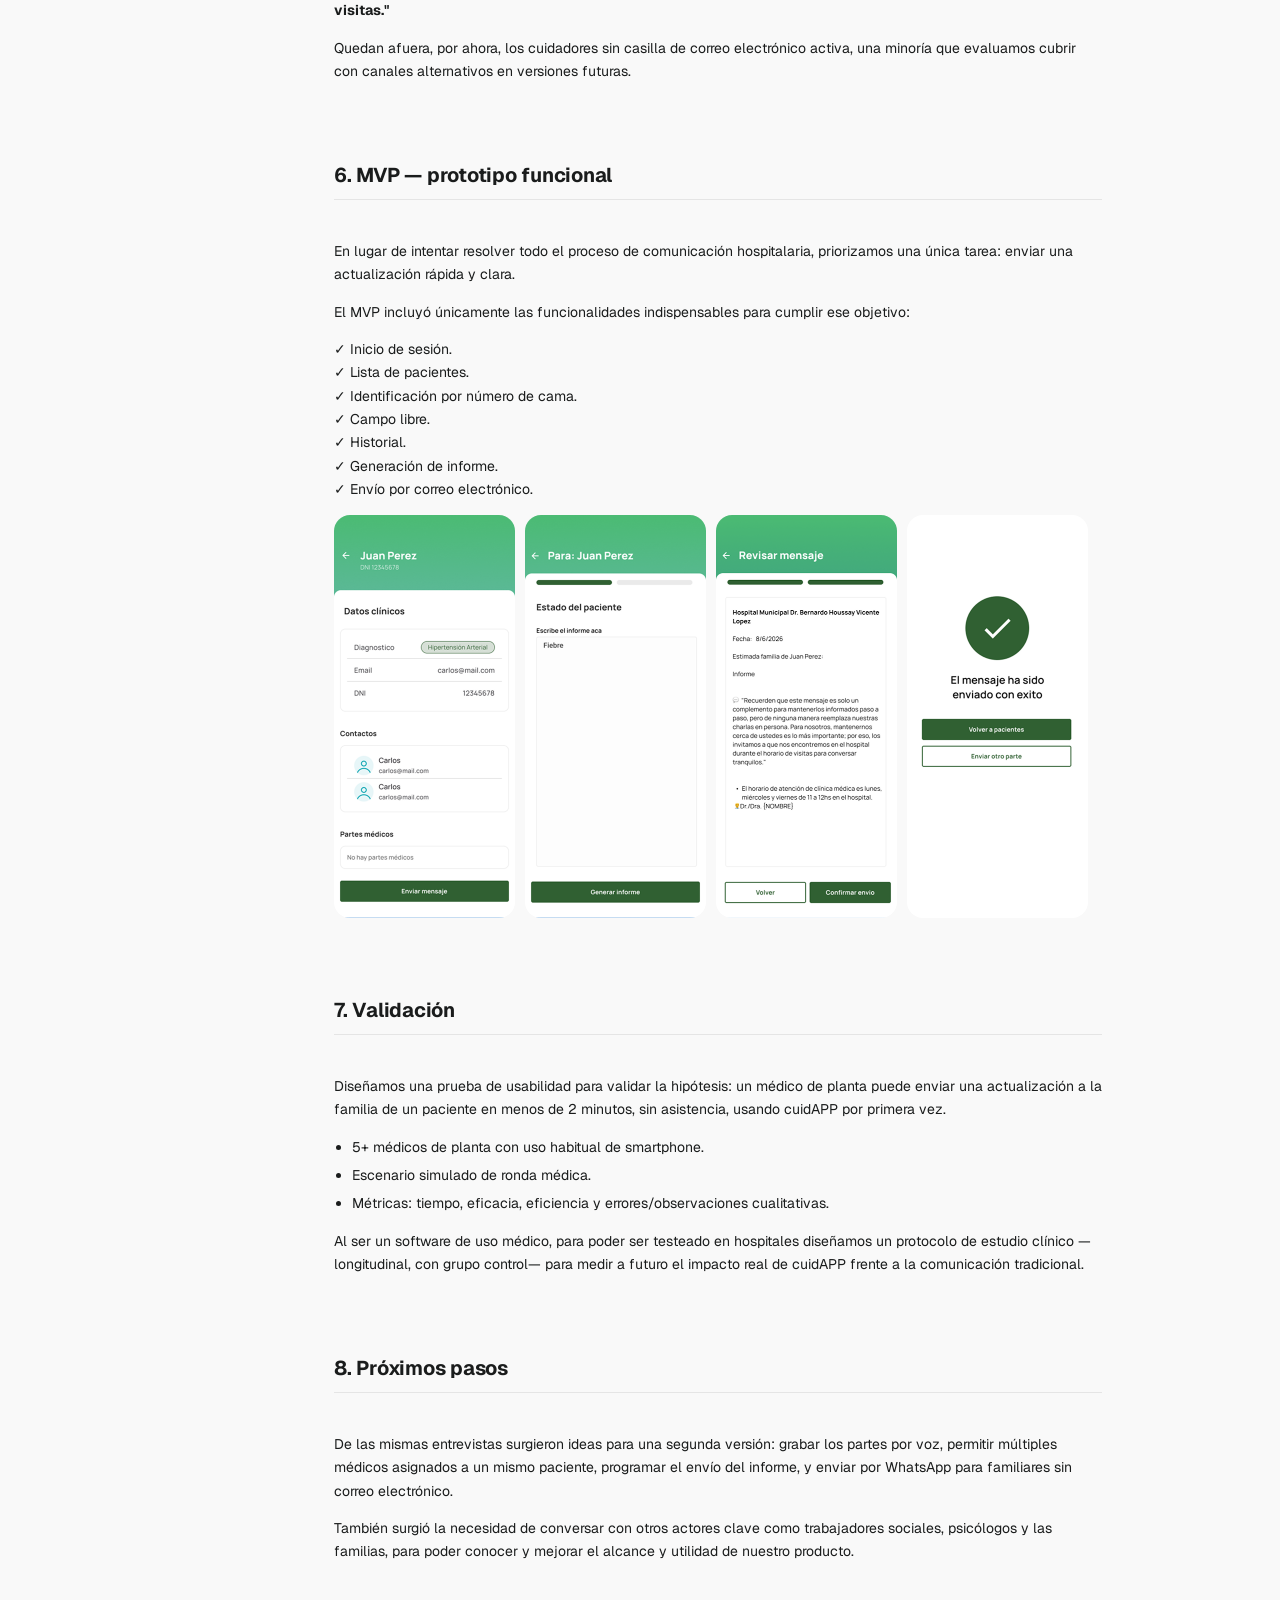
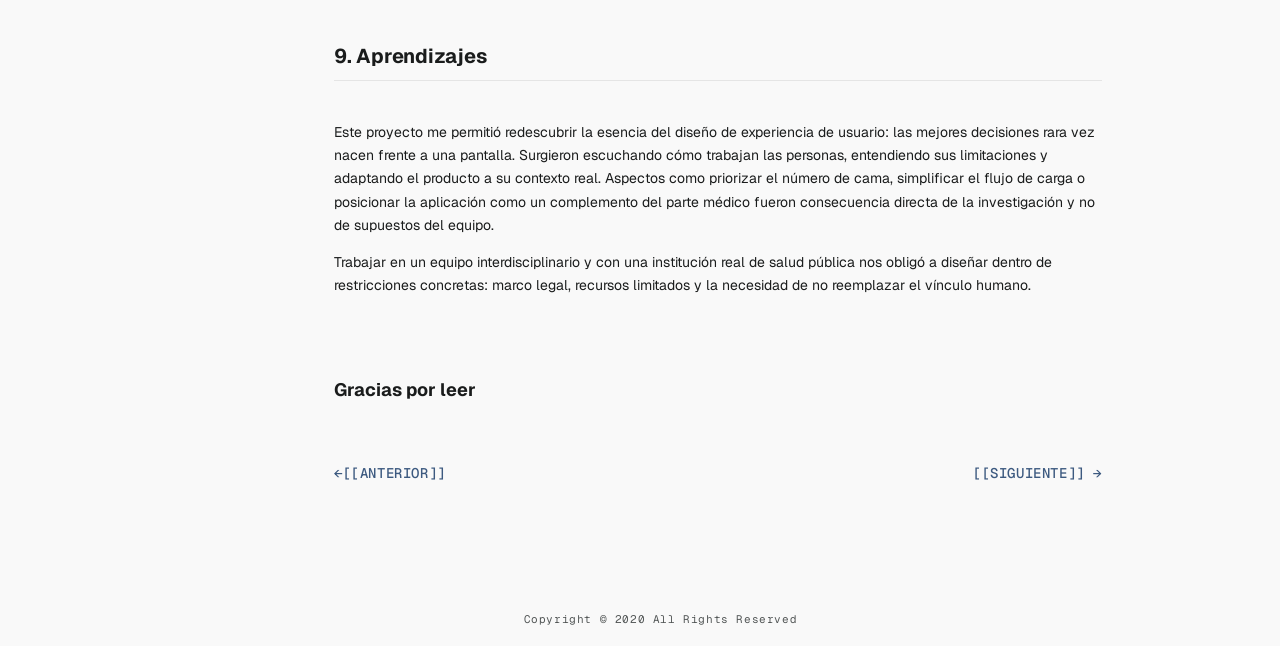
<file: cuidapp.html>
<!doctype html>
<html lang="es">

<head>
    <meta charset="UTF-8" />
    <meta name="viewport" content="width=device-width, initial-scale=1.0" />
    <meta name="description"
        content="Case study de Cuidapp: investigación y diseño UX de una app para actualizaciones médicas asincrónicas." />
    <title>CUIDAPP · AILU_PORTFOLIO.v1</title>
    <link rel="preconnect" href="https://fonts.googleapis.com" />
    <link rel="preconnect" href="https://fonts.gstatic.com" crossorigin />
    <link
        href="https://fonts.googleapis.com/css2?family=Geist:wght@400;500;600;700&family=Geist+Mono:wght@500;600;700&display=swap"
        rel="stylesheet" />
    <link rel="stylesheet" href="styles.css" />
</head>

<body>
    <div class="site-shell">
         <aside class="sidebar" aria-label="Navegación principal">
      <div class="sidebar-main">
        <a href="/index.html" class="brand"><strong>AILU_PORTFOLIO.v1</strong><span>UX/UI DESIGN &amp; UX
            RESEARCH</span></a>
        <button class="menu-toggle" type="button" aria-expanded="false" aria-controls="sidebar-nav"
          aria-label="Abrir menú">
          <svg class="menu-toggle__icon-open" viewBox="0 0 24 24" width="20" height="20" fill="none"
            stroke="currentColor" stroke-width="1.6" stroke-linecap="round" stroke-linejoin="round"
            aria-hidden="true">
            <rect x="3" y="4" width="18" height="16" rx="2"></rect>
            <line x1="9.5" y1="4" x2="9.5" y2="20"></line>
          </svg>
          <svg class="menu-toggle__icon-close" viewBox="0 0 24 24" width="20" height="20" fill="none"
            stroke="currentColor" stroke-width="1.6" stroke-linecap="round" stroke-linejoin="round"
            aria-hidden="true">
            <line x1="5" y1="5" x2="19" y2="19"></line>
            <line x1="19" y1="5" x2="5" y2="19"></line>
          </svg>
        </button>
        <nav class="nav-list" id="sidebar-nav">
          <a class="nav-link" href="index.html#inicio"><img src="assets/info.svg" alt="" />01 README.md</a>
          <div class="project-nav">
            <a class="nav-link" href="index.html#proyectos" aria-current="true"><img
                src="assets/ic_lab.svg" alt="" />02 PROYECTOS</a>
            <div class="project-subnav">
              <a href="workflow-builder.html">01. WORKFLOW BUILDIER</a>
              <a href="cuidapp.html" class="nav-link active">02. CUIDAPP</a>
              <a href="clubpethouse.html">03. CLUBPETHOUSE</a>
            </div>
          </div>
          <a class="nav-link" href="assets/Ailen_Farana_CV_UxDesigner.pdf" target="_blank"><img src="assets/Ic_cv.svg" alt="" />03 CURRICULUM.docx</a>
        </nav>
      </div>
      <div class="sidebar-footer">
        <a href="mailto:faranaailen@gmail.com" class="contact-me">CONTACT_ME →</a>
        <a href="https://www.linkedin.com/in/faranaailen/" class="social-link"><img src="assets/Ic_linkedin.svg"
            alt="" />LinkedIn</a>
        <a href="mailto:faranaailen@gmail.com" class="social-link"><img src="assets/Email.svg" alt="" />Correo
          Electrónico</a>
      </div>
    </aside>
        <main class="main-content case-page" id="top">
            <header class="topbar">
                <nav class="breadcrumb" aria-label="Ruta de navegación">
                    <a href="index.html#inicio">INDEX</a> / <a href="index.html#proyectos" class="active"
                        aria-current="true">02 PROYECTOS</a> / <span aria-current="page">02. CUIDAPP</span>
                </nav>
                <button class="contact-button" type="button">CONTACTO</button>
            </header>
            <section class="case-hero">
                <div class="hero-copy">
                    <h1>CUIDAPP</h1>
                    <p>En el marco de la materia optativa Diseño integral de aplicaciones móviles para la salud humana
                        diseñamos una aplicación que permite a los médicos enviar actualizaciones asincrónicas sobre el
                        estado de pacientes internados, ayudando a mantener informadas a las familias sin interrumpir el
                        flujo de trabajo clínico ni reemplazar el encuentro presencial.</p>
                </div>
                <div class="case-meta"><span class="meta-divider" aria-hidden="true">---</span>
                    <dl>
                        <dt>STATUS</dt>
                        <dd>Completo</dd>
                        <dt>YEAR</dt>
                        <dd>2026</dd>
                        <dt>ROL</dt>
                        <dd>UX Researcher · UX/UI Designer</dd>
                        <dt>CONTEXT</dt>
                        <dd>Trabajo final — materia optativa Diseño Integral de Aplicaciones Móviles para la Salud
                            Humana, UNSAM</dd>
                        <dt>TEAM</dt>
                        <dd>
                            <ul>
                                <li>Ailén Farana · Estudiante avanzada de Sociología · UX/UI Designer</li>
                                <li>Eugenia Marino · Estudiante de Sociología</li>
                                <li>Lola Pampin · Estudiante avanzada de Bioingeniería</li>
                                <li>Equipo docente:
                                    <ul>
                                        <li>Dr. Gabriel D. Noel · Antropólogo · Doctor en Ciencias Sociales</li>
                                        <li>Dra. Daniela Andres · Médica · Doctora en Ciencias Exactas</li>
                                        <li>Dra. María Soledad Córdoba · Doctora en Antropología Social ·
                                            Postdoctorado en Estudios Sociales de la Ciencia y la Tecnología</li>
                                        <li>Ing. Maximiliano Emanuel Gonzáles Paso · Ingeniero Biomédico</li>
                                    </ul>
                                </li>
                            </ul>
                        </dd>
                        <dt>TOOLS</dt>
                        <dd>Figma · Microsoft CoPilot</dd>
                        <dt>DURATION</dt>
                        <dd>1 Cuatrimestre</dd>
                    </dl>
                    <span class="meta-divider" aria-hidden="true">---</span>
                </div>
            </section>
            <article class="case-content cuidapp-case">
                <section>
                    <h2>1. Contexto</h2>
                    <p>Durante mi último cuatrimestre en la carrera de Sociología cursé la materia optativa Diseño
                        Integral de Aplicaciones Móviles para la Salud Humana, en la cual con un equipo de dos
                        compañeras, una de sociología y otra de ingeniería biomédica, tuvimos el desafío de diseñar y
                        desarrollar una aplicación móvil vinculada a la salud. Dadas las experiencias de mi compañera
                        empleada del Hospital Municipal Doctor Bernardo Houssay, decidimos centrarnos en una
                        problemática que afecta tanto a pacientes, familiares y médicos: <b>la comunicación.</b></p>
                </section>
                <section>
                    <h2>2. El desafío</h2>
                    <div class="split-media">
                        <div>
                            <p><b>¿Cómo mantener informadas a las familias sin aumentar la carga de trabajo del
                                    personal médico?</b></p>
                            <p>Durante una internación, la comunicación entre médicos y familiares suele concentrarse en
                                un único momento del día: <b>el parte médico.</b> Cuando los familiares no pueden
                                asistir, la información llega tarde, se pierde o termina comunicándose por canales
                                improvisados como llamadas telefónicas o WhatsApp.</p>
                            <p>Nuestro desafío fue diseñar una herramienta que complementara esa comunicación,
                                facilitando el acceso a la información <b>sin modificar</b> la dinámica de atención ni
                                reemplazar el contacto humano.</p>
                        </div><img src="assets/mockuo cuidapp.png"
                            alt="Mockup app" />
                    </div>
                </section>
                <section>
                    <h2>2. Entendiendo el problema</h2>
                    <p>Hicimos <b>entrevistas semiestructuradas</b> a médicos/as residentes y de planta del Hospital
                        Houssay, organizadas en tres bloques: información sobre la internación, comunicación con las
                        familias, y relación con la tecnología.</p>
                    <p>Procesamos los datos con un <b>mapa de afinidad</b>, agrupando hallazgos en cinco ejes:
                        organización hospitalaria, vínculo con la familia, problemáticas de comunicación, riesgos y
                        percepción de la app.</p>
                    <figure><img src="assets/mapa de afinidad.png" alt="Mapa de afinidad de la investigación" /></figure>
                    <p>Detectamos <b>tres desafíos</b> concretos en la comunicación entre médicos y familias durante la
                        internación:</p>
                    <ul>
                        <li><b>Falta de comunicación:</b> las familias no pueden acercarse en el breve horario del
                            parte médico por motivos laborales, y quedan sin ninguna actualización.</li>
                        <li><b>Pérdida de información:</b> en el estado de conmoción del momento, lo que sí llegan a
                            escuchar no siempre queda retenido.</li>
                        <li><b>Sobrecarga en los médicos:</b> terminan comunicándose por canales personales, lo que
                            deriva en malos tratos y desgaste.</li>
                    </ul>
                    <p>De las entrevistas surgieron también dos objeciones que terminaron marcando el diseño: la
                        necesidad de un <b>marco legal claro</b> para el uso de datos de salud, y el miedo de que la
                        herramienta <b>desalentara los encuentros presenciales.</b></p>
                </section>
                <section>
                    <h2>3. Codiseño: decisiones que cambiaron con los usuarios</h2>
                    <p>Dos pivots concretos que surgieron directamente de las entrevistas:</p>
                    <div class="feature-grid">
                        <div class="feature-row">
                            <div class="card">
                                <div class="card__header">
                                    <h3 class="card__title">Camas como identificador</h3>
                                </div>
                                <div class="card__body">
                                    <p class="card__text">En la primera versión el listado organizaba por nombre. Una
                                        médica residente nos lo corrigió en el momento: <b>"para nosotros sí [importa
                                            la cama], porque hay muchos nombres"</b> — rediseñamos el listado con el
                                        número de cama como dato más visible.</p>
                                </div>
                            </div><img src="assets/Camas Referencia.png"
                                alt="Listado de pacientes con el número de cama como identificador" />
                        </div>
                        <div class="feature-row feature-row--flip"><img src="assets/Campo de texto referencia.png"
                                alt="Campo de texto único para escribir el informe del paciente" />
                            <div class="card">
                                <div class="card__header">
                                    <h3 class="card__title">Campo de texto único</h3>
                                </div>
                                <div class="card__body">
                                    <p class="card__text">Habíamos separado el informe en "estado actual", "estudios",
                                        "tratamiento", "pronóstico". Las médicas entrevistadas lo rechazaron:
                                        preferían escribir dos renglones con sus propias palabras antes que completar
                                        un formulario clínico. Sacamos la estructura fija y dejamos un <b>único campo
                                            abierto.</b></p>
                                </div>
                            </div>
                        </div>
                    </div>
                </section>
                <section>
                    <h2>4. Mapeando la experiencia</h2>
                    <p>Nuestro objetivo era que un médico pudiera enviar una actualización del estado de un paciente en
                        menos de dos minutos.</p>
                    <p>Comenzamos modelando el recorrido completo de la tarea para eliminar pasos innecesarios y
                        reducir la carga cognitiva durante la ronda médica.</p>
                    <figure class="flow-figure"><img src="assets/taskflow enviar mensaje.png"
                            alt="Taskflow de envío de mensaje" />
                        <figcaption>Taskflow envío de mensaje</figcaption>
                    </figure>
                    <figure class="flow-figure"><img src="assets/userflow enviar mensaje.png"
                            alt="Userflow de envío de mensaje" />
                        <figcaption>Userflow envío de mensaje</figcaption>
                    </figure>
                    <figure class="wireflow-figure">
                        <div class="hscroll-viewport">
                            <div class="hscroll wireflow-scroll" tabindex="0"
                                aria-label="Wireframes en baja fidelidad: inicio, detalle de paciente, grabar mensaje, revisar mensaje, enviar mensaje, confirmación. Desliza para ver más.">
                                <img src="assets/Wireflow Inicio.png" alt="Wireflow: inicio" />
                                <img src="assets/Wireflow Detalle paciente.png" alt="Wireflow: detalle de paciente" />
                                <img src="assets/Wireflow Escribir Mensaje.png" alt="Wireflow: grabar mensaje" />
                                <img src="assets/Wireflow Revisar mensaje.png" alt="Wireflow: revisar mensaje" />
                                <img src="assets/Wireflow Enviar mensaje.png" alt="Wireflow: enviar mensaje" />
                                <img src="assets/Wireflow Confirmacion mensaje.png"
                                    alt="Wireflow: confirmación del mensaje" />
                            </div>
                            <button class="hscroll-arrow" type="button" aria-label="Ver más wireframes">
                                <span aria-hidden="true">›</span>
                            </button>
                        </div>
                        <figcaption>Wireframes en baja fidelidad</figcaption>
                    </figure>
                </section>
                <section>
                    <h2>5. Accesibilidad y consideraciones éticas</h2>
                    <p>Pensando en el uso real (ronda médica, movimiento, cansancio, y posibles dificultades visuales
                        del usuario médico adulto) priorizamos tipografía ampliada, botones de gran área táctil e
                        informes segmentados y claros.</p>
                    <p>En lo ético y legal, sumamos un consentimiento informado para que cada familiar autorice el
                        correo donde recibe la información, y reforzamos en el copy de cada mensaje el compromiso de la
                        app con el encuentro presencial: <b>"este mensaje es solo un complemento (...) los invitamos a
                            que nos encontremos en el hospital durante el horario de visitas."</b></p>
                    <p>Quedan afuera, por ahora, los cuidadores sin casilla de correo electrónico activa, una minoría
                        que evaluamos cubrir con canales alternativos en versiones futuras.</p>
                </section>
                <section>
                    <h2>6. MVP — prototipo funcional</h2>
                    <p>En lugar de intentar resolver todo el proceso de comunicación hospitalaria, priorizamos una
                        única tarea: enviar una actualización rápida y clara.</p>
                    <p>El MVP incluyó únicamente las funcionalidades indispensables para cumplir ese objetivo:</p>
                    <p>✓ Inicio de sesión.<br />✓ Lista de pacientes.<br />✓ Identificación por número de cama.<br />✓
                        Campo libre.<br />✓ Historial.<br />✓ Generación de informe.<br />✓ Envío por correo
                        electrónico.</p>
                    <div class="hscroll-viewport">
                        <div class="hscroll mvp-scroll" tabindex="0"
                            aria-label="Wireframes del MVP: inicio, campo de texto, detalle de paciente, confirmación de envío. Desliza para ver más.">
                            <img src="assets/wireframe inicio.png" alt="Inicio de Cuidapp" />
                            <img src="assets/Wiframe escribir mensaje.png"
                                alt="Campo de texto para escribir el informe" />
                            <img src="assets/Wireframe Revisar Mensaje.png" alt="Detalle de paciente" />
                            <img src="assets/Wireframe confirmar mensaje.png" alt="Confirmación de envío" />
                        </div>
                        <button class="hscroll-arrow" type="button" aria-label="Ver más wireframes del MVP">
                            <span aria-hidden="true">›</span>
                        </button>
                    </div>
                </section>
                <section>
                    <h2>7. Validación</h2>
                    <p>Diseñamos una prueba de usabilidad para validar la hipótesis: un médico de planta puede enviar
                        una actualización a la familia de un paciente en menos de 2 minutos, sin asistencia, usando
                        cuidAPP por primera vez.</p>
                    <ul>
                        <li>5+ médicos de planta con uso habitual de smartphone.</li>
                        <li>Escenario simulado de ronda médica.</li>
                        <li>Métricas: tiempo, eficacia, eficiencia y errores/observaciones cualitativas.</li>
                    </ul>
                    <p>Al ser un software de uso médico, para poder ser testeado en hospitales diseñamos un protocolo
                        de estudio clínico —longitudinal, con grupo control— para medir a futuro el impacto real de
                        cuidAPP frente a la comunicación tradicional.</p>
                </section>
                <section>
                    <h2>8. Próximos pasos</h2>
                    <p>De las mismas entrevistas surgieron ideas para una segunda versión: grabar los partes por voz,
                        permitir múltiples médicos asignados a un mismo paciente, programar el envío del informe, y
                        enviar por WhatsApp para familiares sin correo electrónico.</p>
                    <p>También surgió la necesidad de conversar con otros actores clave como trabajadores sociales,
                        psicólogos y las familias, para poder conocer y mejorar el alcance y utilidad de nuestro
                        producto.</p>
                </section>
                <section>
                    <h2>9. Aprendizajes</h2>
                    <p>Este proyecto me permitió redescubrir la esencia del diseño de experiencia de usuario: las
                        mejores decisiones rara vez nacen frente a una pantalla. Surgieron escuchando cómo trabajan las
                        personas, entendiendo sus limitaciones y adaptando el producto a su contexto real. Aspectos
                        como priorizar el número de cama, simplificar el flujo de carga o posicionar la aplicación como
                        un complemento del parte médico fueron consecuencia directa de la investigación y no de
                        supuestos del equipo.</p>
                    <p>Trabajar en un equipo interdisciplinario y con una institución real de salud pública nos obligó
                        a diseñar dentro de restricciones concretas: marco legal, recursos limitados y la necesidad de
                        no reemplazar el vínculo humano.</p>
                </section>
                <h3 class="thanks">Gracias por leer</h3>
                <nav class="case-navigation" aria-label="Navegación entre proyectos">
                    <a class="previous-case" href="workflow-builder.html"><span>←</span>[[ANTERIOR]]</a>
                    <a class="next-case" href="clubpethouse.html">[[SIGUIENTE]] <span>→</span></a>
                </nav>
            </article>
            <footer>Copyright © 2020 All Rights Reserved</footer>
        </main>
    </div>
    <dialog class="contact-dialog"><button class="close" aria-label="Cerrar">×</button>
        <p>¿Hablamos de tu próximo proyecto?</p><a href="mailto:faranaailen@gmail.com">faranaailen@gmail.com</a>
    </dialog>
    <script src="script.js"></script>
</body>

</html>
</file>
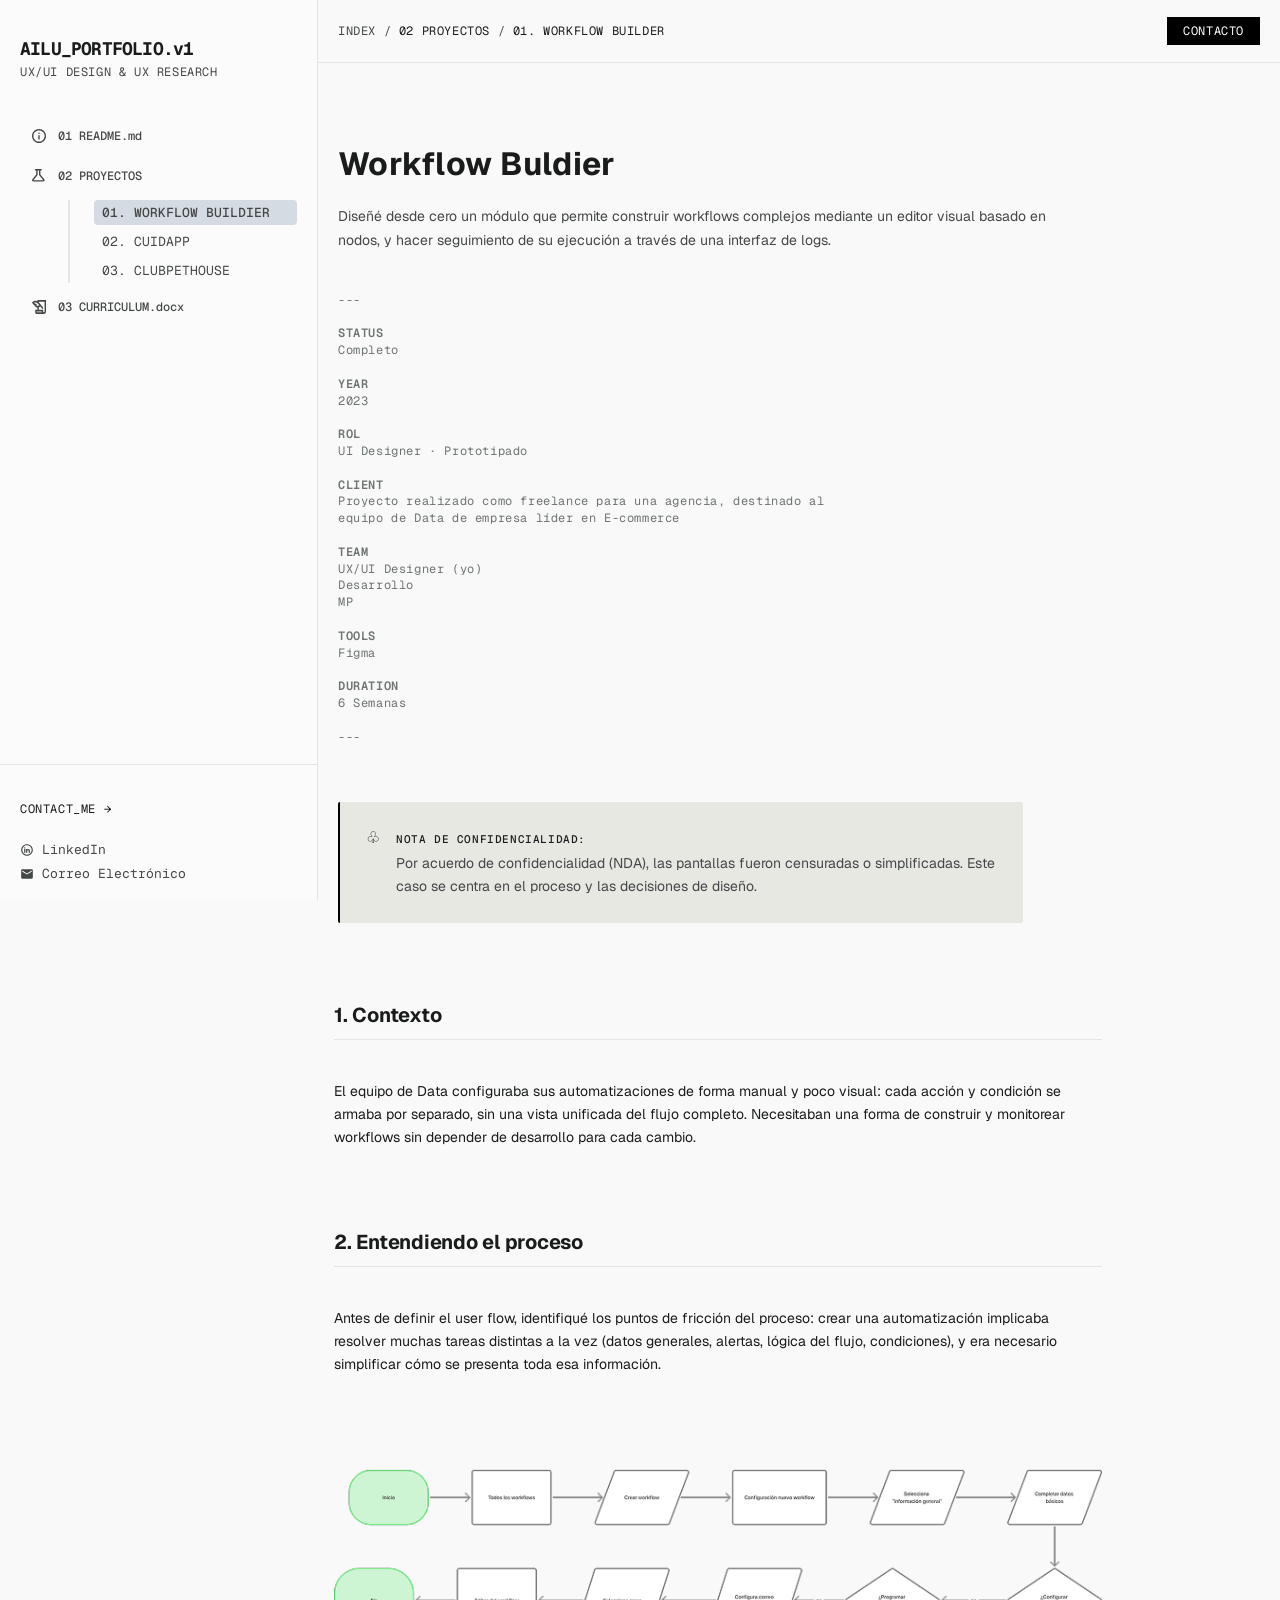
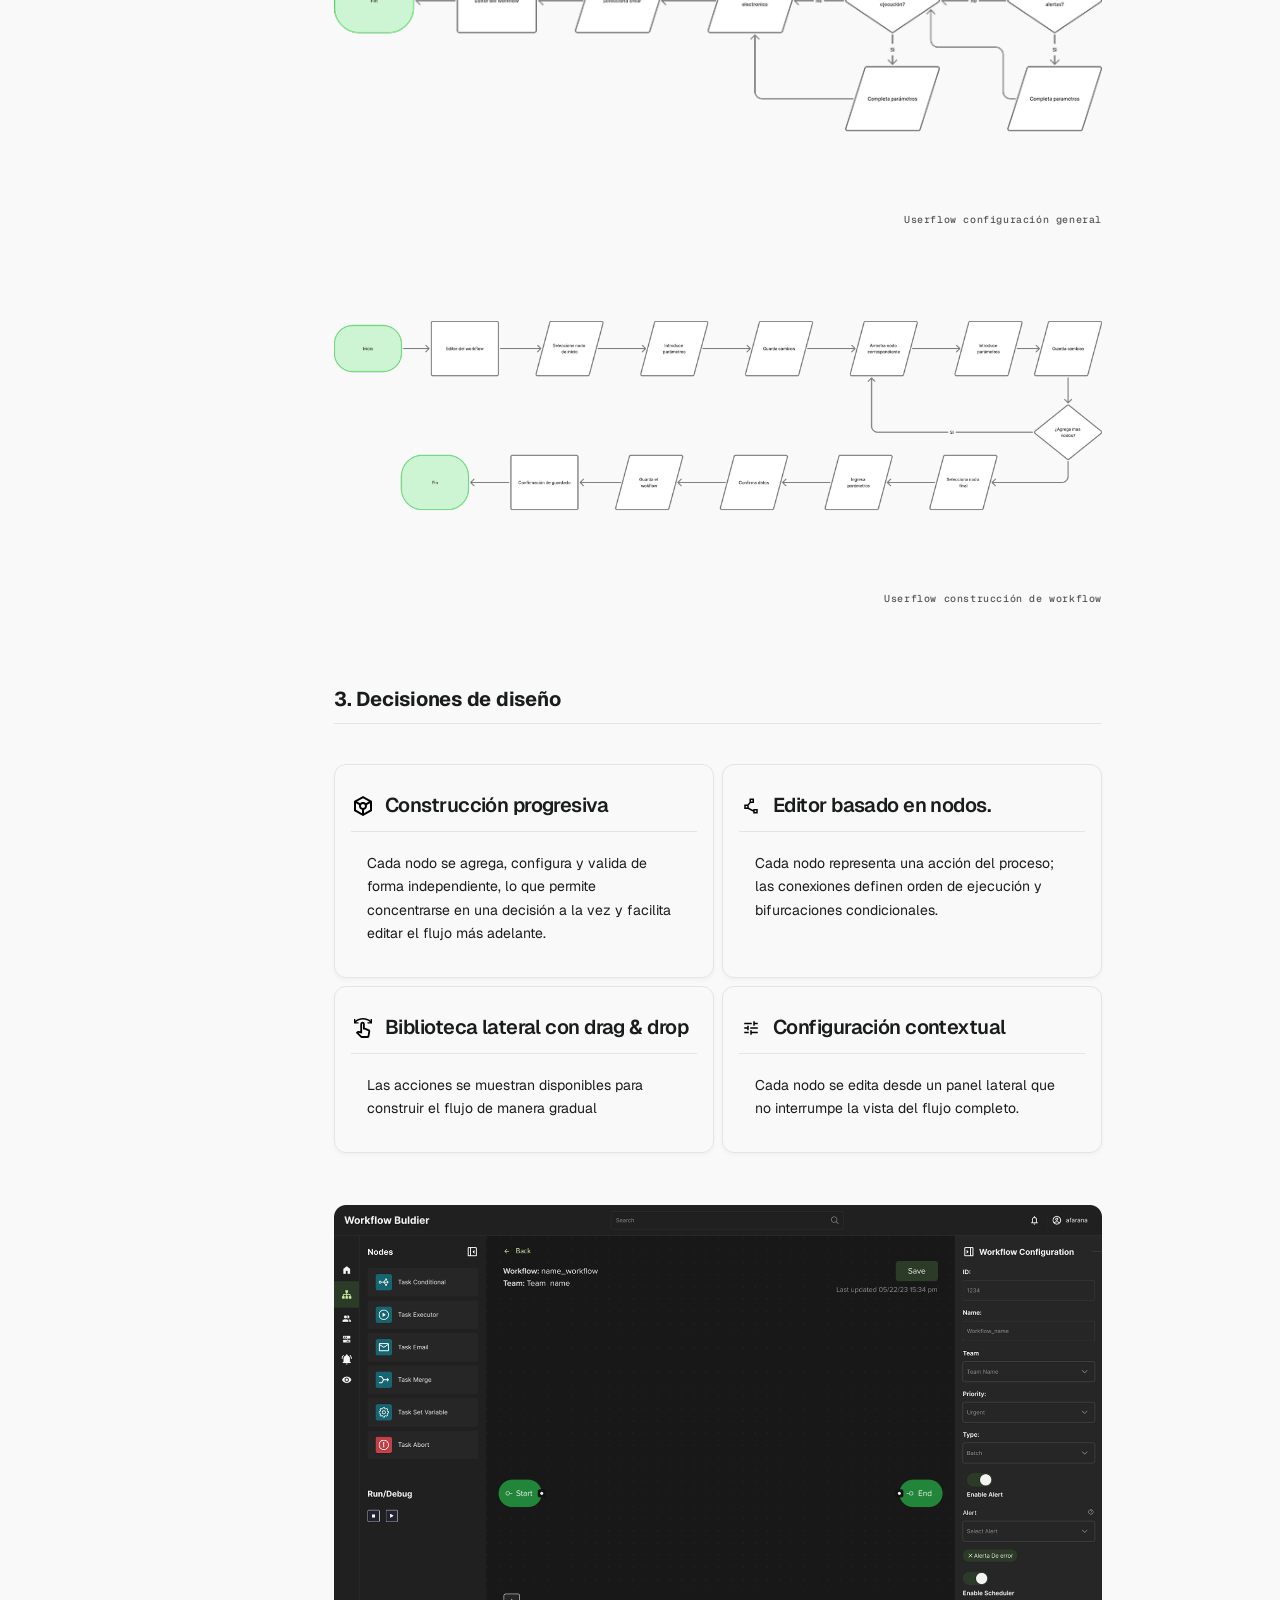
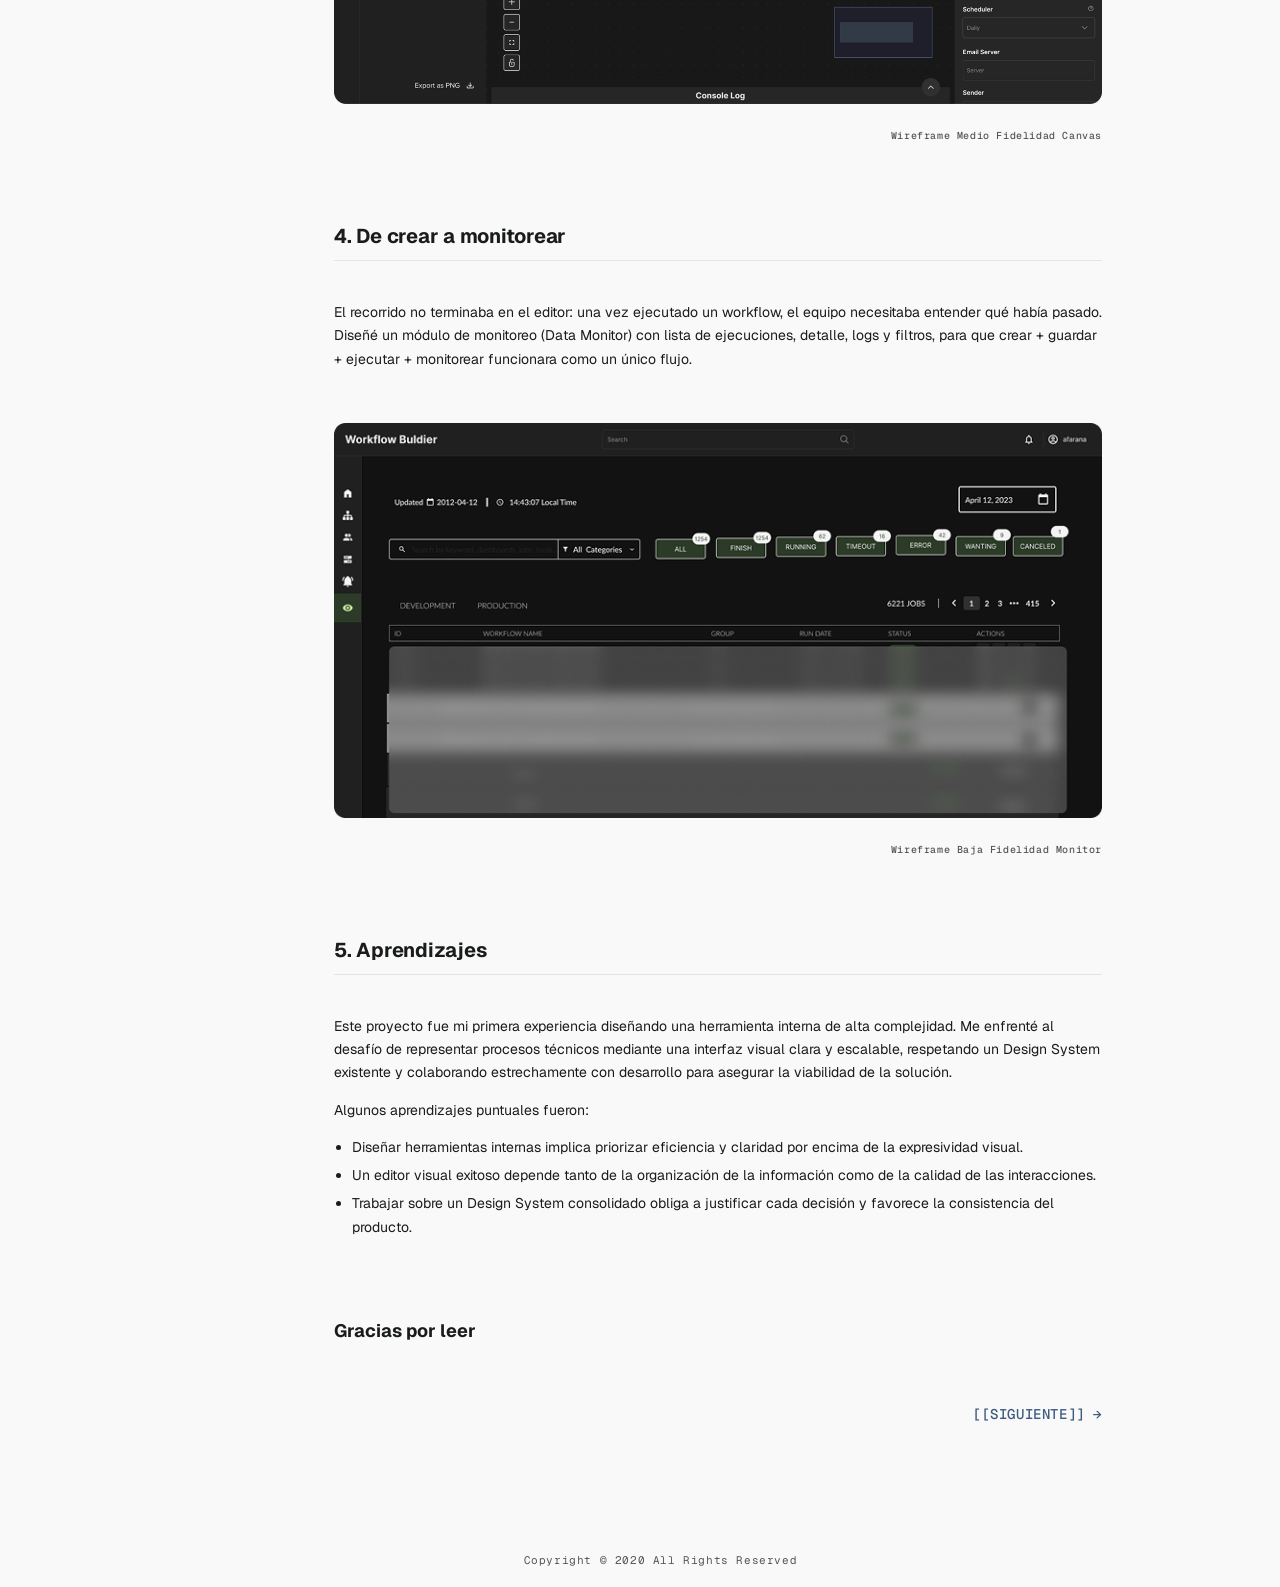
<file: workflow-builder.html>
<!doctype html>
<html lang="es">

<head>
    <meta charset="UTF-8" />
    <meta name="viewport" content="width=device-width, initial-scale=1.0" />
    <meta name="description"
        content="Case study de Workflow Builder: diseño de un editor visual de workflows para un equipo de Data." />
    <title>Workflow Builder · AILU_PORTFOLIO.v1</title>
    <link rel="preconnect" href="https://fonts.googleapis.com" />
    <link rel="preconnect" href="https://fonts.gstatic.com" crossorigin />
    <link
        href="https://fonts.googleapis.com/css2?family=Geist:wght@400;500;600;700&family=Geist+Mono:wght@500;600;700&display=swap"
        rel="stylesheet" />
    <link rel="stylesheet" href="styles.css" />
</head>

<body>
    <div class="site-shell">
        <aside class="sidebar" aria-label="Navegación principal">
            <div class="sidebar-main">
                <a href="/index.html" class="brand"><strong>AILU_PORTFOLIO.v1</strong><span>UX/UI DESIGN &amp; UX
                        RESEARCH</span></a>
                <button class="menu-toggle" type="button" aria-expanded="false" aria-controls="sidebar-nav"
                    aria-label="Abrir menú">
                    <svg class="menu-toggle__icon-open" viewBox="0 0 24 24" width="20" height="20" fill="none"
                        stroke="currentColor" stroke-width="1.6" stroke-linecap="round" stroke-linejoin="round"
                        aria-hidden="true">
                        <rect x="3" y="4" width="18" height="16" rx="2"></rect>
                        <line x1="9.5" y1="4" x2="9.5" y2="20"></line>
                    </svg>
                    <svg class="menu-toggle__icon-close" viewBox="0 0 24 24" width="20" height="20" fill="none"
                        stroke="currentColor" stroke-width="1.6" stroke-linecap="round" stroke-linejoin="round"
                        aria-hidden="true">
                        <line x1="5" y1="5" x2="19" y2="19"></line>
                        <line x1="19" y1="5" x2="5" y2="19"></line>
                    </svg>
                </button>
                <nav class="nav-list" id="sidebar-nav">
                    <a class="nav-link " href="index.html#inicio"><img src="assets/info.svg" alt="" />01 README.md</a>
                    <div class="project-nav">
                        <a class="nav-link" href="index.html#proyectos" aria-current="true"><img
                                src="assets/ic_lab.svg" alt="" />02
                            PROYECTOS</a>
                        <div class="project-subnav">
                            <a href="workflow-builder.html" class="nav-link active">01. WORKFLOW BUILDIER</a>
                            <a href="cuidapp.html">02. CUIDAPP</a>
                            <a href="clubpethouse.html">03. CLUBPETHOUSE</a>
                        </div>
                    </div>
                    <a class="nav-link" href="assets/Ailen_Farana_CV_UxDesigner.pdf" target="_blank"><img src="assets/Ic_cv.svg" alt="" />03 CURRICULUM.docx</a>
                </nav>
            </div>
            <div class="sidebar-footer">
                <a href="mailto:faranaailen@gmail.com" class="contact-me">CONTACT_ME →</a>
                <a href="https://www.linkedin.com/in/faranaailen/" class="social-link"><img src="assets/Ic_linkedin.svg"
                        alt="" />LinkedIn</a>
                <a href="mailto:faranaailen@gmail.com" class="social-link"><img src="assets/Email.svg" alt="" />Correo
                    Electrónico</a>
            </div>
        </aside>
        <main class="main-content case-page" id="top">
            <header class="topbar">
                <nav class="breadcrumb" aria-label="Ruta de navegación">
                    <a href="index.html#inicio">INDEX</a> / <a href="index.html#proyectos" class="active"
                        aria-current="true">02 PROYECTOS</a> / <span aria-current="page">01. WORKFLOW BUILDER</span>
                </nav>
                <button class="contact-button" type="button">CONTACTO</button>
            </header>
            <section class="case-hero">
                <div class="hero-copy">
                    <h1>Workflow Buldier</h1>
                    <p>Diseñé desde cero un módulo que permite construir workflows complejos mediante un editor visual
                        basado en nodos, y hacer seguimiento de su ejecución a través de una interfaz de logs.</p>
                </div>
                <div class="case-meta"><span class="meta-divider" aria-hidden="true">---</span>
                    <dl>
                        <dt>STATUS</dt>
                        <dd>Completo</dd>
                        <dt>YEAR</dt>
                        <dd>2023</dd>
                        <dt>ROL</dt>
                        <dd>UI Designer · Prototipado</dd>
                        <dt>CLIENT</dt>
                        <dd>Proyecto realizado como freelance para una agencia, destinado al equipo de Data de
                            empresa líder en E-commerce</dd>
                        <dt>TEAM</dt>
                        <dd>UX/UI Designer (yo)<br />Desarrollo<br />MP</dd>
                        <dt>TOOLS</dt>
                        <dd>Figma</dd>
                        <dt>DURATION</dt>
                        <dd>6 Semanas</dd>
                    </dl>
                    <span class="meta-divider" aria-hidden="true">---</span>
                </div>
                <aside class="confidential">
                    <span aria-hidden="true">♧</span>
                    <div>
                        <b>NOTA DE CONFIDENCIALIDAD:</b>
                        <p>Por acuerdo de confidencialidad (NDA), las pantallas fueron censuradas o simplificadas. Este
                            caso se centra en el proceso y las decisiones de diseño.</p>
                    </div>
                </aside>
            </section>
            <article class="case-content">
                <section>
                    <h2>1. Contexto</h2>
                    <p>El equipo de Data configuraba sus automatizaciones de forma manual y poco visual: cada acción y
                        condición se armaba por separado, sin una vista unificada del flujo completo. Necesitaban una
                        forma de construir y monitorear workflows sin depender de desarrollo para cada cambio.</p>
                </section>
                <section>
                    <h2>2. Entendiendo el proceso</h2>
                    <p>Antes de definir el user flow, identifiqué los puntos de fricción del proceso: crear una
                        automatización implicaba resolver muchas tareas distintas a la vez (datos generales, alertas,
                        lógica del flujo, condiciones), y era necesario simplificar cómo se presenta toda esa
                        información.</p>
                    <figure class="flow-figure">
                        <img src="assets/UserFlow configuracion inicial.png" alt="Userflow de configuración general" />
                        <figcaption>Userflow configuración general</figcaption>
                    </figure>
                    <figure class="flow-figure">
                        <img src="assets/Userflow construcción workflow.png" alt="Userflow de construcción del workflow" />
                        <figcaption>Userflow construcción de workflow</figcaption>
                    </figure>
                </section>
                <section>
                    <h2>3. Decisiones de diseño</h2>
                    <div class="decision-grid">
                        <div class="card">
                            <div class="card__header">
                                <div class="card__icon">
                                    <img src="assets/icon card 1.svg" alt="" class="card__icon-img" />
                                </div>
                                <h3 class="card__title">Construcción progresiva</h3>
                            </div>
                            <div class="card__body">
                                <p class="card__text">
                                    Cada nodo se agrega, configura y valida de forma independiente, lo que permite
                                    concentrarse en una decisión a la vez y facilita editar el flujo más adelante.
                                </p>
                            </div>
                        </div>
                        <div class="card">
                            <div class="card__header">
                                <div class="card__icon">
                                    <img src="assets/Icon card 2.svg" alt="" class="card__icon-img" />
                                </div>
                                <h3 class="card__title">Editor basado en nodos.</h3>
                            </div>
                            <div class="card__body">
                                <p class="card__text">
                                    Cada nodo representa una acción del proceso; las conexiones definen orden de
                                    ejecución y
                                    bifurcaciones condicionales.
                                </p>
                            </div>
                        </div>
                        <div class="card">
                            <div class="card__header">
                                <div class="card__icon">
                                    <img src="assets/Icon card 3.svg" alt="" class="card__icon-img" />
                                </div>
                                <h3 class="card__title"> Biblioteca lateral con drag &amp; drop</h3>
                            </div>
                            <div class="card__body">
                                <p class="card__text">
                                    Las acciones se muestran disponibles para construir el flujo de manera gradual
                                </p>
                            </div>
                        </div>
                        <div class="card">
                            <div class="card__header">
                                <div class="card__icon">
                                    <img src="assets/Icon card 4.svg" alt="" class="card__icon-img" />
                                </div>
                                <h3 class="card__title"> Configuración contextual</h3>
                            </div>
                            <div class="card__body">
                                <p class="card__text">
                                    Cada nodo se edita desde un panel lateral que no interrumpe la vista del flujo
                                    completo.
                                </p>
                            </div>
                        </div>
                    </div>
    <figure class="product-shot">
        <img src="assets/Workflow Builder Wireframe Medio.png" alt="Editor visual de workflows" />
        <figcaption>Wireframe Medio Fidelidad Canvas</figcaption>
    </figure>
    </section>
    <section>
        <h2>4. De crear a monitorear</h2>
        <p>El recorrido no terminaba en el editor: una vez ejecutado un workflow, el equipo necesitaba
            entender qué había pasado. Diseñé un módulo de monitoreo (Data Monitor) con lista de
            ejecuciones, detalle, logs y filtros, para que crear + guardar + ejecutar + monitorear
            funcionara como un único flujo.</p>
        <figure class="product-shot">
            <img src="assets/Monitor Wireframe Baja.png" alt="Módulo de monitoreo de workflows" />
            <figcaption>Wireframe Baja Fidelidad Monitor</figcaption>
        </figure>
    </section>
    <section>
        <h2>5. Aprendizajes</h2>
        <p>Este proyecto fue mi primera experiencia diseñando una herramienta interna de alta complejidad.
            Me enfrenté al desafío de representar procesos técnicos mediante una interfaz visual clara y
            escalable, respetando un Design System existente y colaborando estrechamente con desarrollo para
            asegurar la viabilidad de la solución.</p>
        <p>Algunos aprendizajes puntuales fueron:</p>
        <ul>
            <li>Diseñar herramientas internas implica priorizar eficiencia y claridad por encima de la
                expresividad visual.</li>
            <li>Un editor visual exitoso depende tanto de la organización de la información como de la
                calidad de las interacciones.</li>
            <li>Trabajar sobre un Design System consolidado obliga a justificar cada decisión y favorece la
                consistencia del producto.</li>
        </ul>
    </section>
    <h3 class="thanks">Gracias por leer</h3>
    <a class="next-case" href="cuidapp.html">[[SIGUIENTE]] →</a>
    </article>
    <footer>Copyright © 2020 All Rights Reserved</footer>
    </main>
    </div>
    <dialog class="contact-dialog"><button class="close" aria-label="Cerrar">×</button>
        <p>¿Hablamos de tu próximo proyecto?</p><a href="mailto:faranaailen@gmail.com">faranaailen@gmail.com</a>
    </dialog>
    <script src="script.js">
    </script>
</body>

</html>
</file>
<file: styles.css>
:root {
    --paper: #f9f9f9;
    --ink: #1a1c1c;
    --muted: #6e7373;
    --text-secondary: #444748;
    --text-caption: #525656;
    --line: #e5e5e5;
    --mono: "Geist Mono", monospace;
    --sans: Geist, Arial, sans-serif;
    --radius-xs: 2px;
    --radius-sm: 4px;
    --radius-md: 8px;
    --radius-lg: 12px;
    --radius-xl: 16px
}

* {
    box-sizing: border-box
}

html {
    scroll-behavior: smooth
}

body {
    margin: 0;
    color: var(--ink);
    background: var(--paper);
    font-family: var(--sans)
}

a {
    color: inherit;
    text-decoration: none
}

.site-shell {
    display: flex;
    min-height: 100vh
}

.sidebar {
    background: #fbfbfb;
    border-right: 1px solid var(--line);
    display: flex;
    flex: 0 0 318px;
    flex-direction: column;
    justify-content: space-between;
    min-height: 100vh;
    padding: 36px 20px 0;
    position: sticky;
    top: 0;
    height: 100vh
}

.menu-toggle {
    background: none;
    border: 0;
    color: var(--ink);
    cursor: pointer;
    display: none;
    padding: 4px
}

.menu-toggle__icon-close {
    display: none
}

.menu-toggle[aria-expanded="true"] .menu-toggle__icon-open {
    display: none
}

.menu-toggle[aria-expanded="true"] .menu-toggle__icon-close {
    display: block
}

body.menu-open {
    overflow: hidden
}

.brand {
    display: flex;
    flex-direction: column;
    gap: 2px;
    letter-spacing: -.8px
}

.brand strong {
    font: 700 18px/25.6px var(--mono)
}

.brand span,
.topbar,
.contact-button,
.nav-link,
.project-subnav,
.sidebar-footer,
footer,
.status-block,
.tag,
.contents,
.card-heading>span,
.case-link {
    font-family: var(--mono)
}

.brand span {
    color: var(--text-secondary);
    font-size: 12px;
    letter-spacing: .6px
}

.nav-list {
    display: flex;
    flex-direction: column;
    gap: 8px;
    margin-top: 40px
}

.nav-link {
    align-items: center;
    border-radius: var(--radius-sm);
    color: var(--text-secondary);
    display: flex;
    font-size: 12px;
    font-weight: 500;
    gap: 12px;
    padding: 8px 12px
}

.nav-link img,
.social-link img {
    height: 14px;
    width: 14px
}

.nav-link.active {
    background: rgba(61, 90, 128, .2)
}

.nav-link:not(.active):hover {
    background: rgba(61, 90, 128, .1)
}

.project-subnav {
    border-left: 2px solid var(--line);
    display: flex;
    flex-direction: column;
    gap: 4px;
    margin: 8px 0 0 48px;
    padding-left: 24px
}

.project-subnav a {
    color: var(--text-secondary);
    font-size: 13px;
    padding: 4px 8px;
}

.project-subnav a:hover {
    color: var(--ink)
}

.sidebar-footer {
    border-top: 1px solid var(--line);
    margin: 0 -20px;
    padding: 36px 20px 18px
}

.contact-me {
    display: block;
    font-size: 12px;
    letter-spacing: .6px;
    margin-bottom: 24px
}

.contact-me:hover {
    text-decoration: underline
}

.social-link {
    align-items: center;
    color: var(--text-secondary);
    display: flex;
    font-size: 13px;
    gap: 8px;
    margin-top: 7px
}

.social-link:hover {
    color: var(--ink)
}

.main-content {
    min-width: 0;
    width: calc(100% - 318px);
}

.topbar {
    align-items: center;
    border-bottom: 1px solid var(--line);
    color: var(--text-secondary);
    display: flex;
    font-size: 12px;
    justify-content: space-between;
    letter-spacing: .6px;
    padding: 12px 20px;
    height: 63px;
    position: sticky;
    top: 0;
    background: var(--paper);

}

.breadcrumb a {
    color: inherit
}

.breadcrumb a:hover {
    text-decoration: underline
}

.breadcrumb a.active,
.breadcrumb [aria-current] {
    color: var(--ink)
}

.contact-button {
    background: #000;
    border: 0;
    color: #fff;
    cursor: pointer;
    font-size: 12px;
    letter-spacing: .6px;
    padding: 6px 16px
}

.contact-button:hover,
.contact-button:focus-visible {
    background: #3d5a80
}

.hero {
    padding: 80px 20px 80px
}

.hero-copy {
    max-width: 750px
}

.hero h1 {
    font-size: 42px;
    letter-spacing: .28px;
    line-height: 1.32;
    margin: 0 0 20px
}

.hero-copy p {
    color: var(--text-secondary);
    font-size: 16px;
    line-height: 23.3px;
    margin: 0
}

.status-block {
    color: var(--muted);
    font-size: 12px;
    letter-spacing: .6px;
    line-height: 16.8px;
    margin-top: 44px;
    white-space: normal
}

.status-block dl,
.case-meta dl {
    margin: 0
}

.status-block dd,
.case-meta dd {
    margin: 0 0 16.8px
}

.status-block .meta-divider,
.case-meta .meta-divider {
    display: block;
    margin-bottom: 16.8px
}

.status-block dt {
    font-weight: 400
}

.projects {
    padding: 60px 16px 120px
}

.projects h2 {
    font-size: 28px;
    letter-spacing: -.56px;
    line-height: 33.6px;
    margin: 0 0 60px
}

.project-card {
    background: #fff;
    border: 1px solid var(--line);
    border-radius: var(--radius-md);
    box-shadow: 0 2px 4px rgba(0, 0, 0, .04);
    display: flex;
    margin-bottom: 60px;
    max-width: 862px;
    overflow: hidden
}

.card-sidebar {
    background: #fbfbfb;
    border-right: 1px solid var(--line);
    flex: 0 0 224px;
    min-height: 423px;
    padding: 27px 24px
}

.tags {
    display: flex;
    gap: 12px
}

.tag {
    border: 1px solid;
    border-radius: var(--radius-sm);
    font-size: 11px;
    letter-spacing: .6px;
    padding: 3px 9px;
    white-space: nowrap
}

.gold {
    background: #fefce8;
    border-color: #a16207;
    color: #a16207
}

.red {
    background: #fef2f2;
    border-color: #b91c1c;
    color: #b91c1c
}

.green {
    background: #f0fdf4;
    border-color: #16a34a;
    color: #168443
}

.contents {
    color: var(--muted);
    display: flex;
    flex-direction: column;
    font-size: 12px;
    gap: 6px;
    letter-spacing: .6px;
    margin-top: 43px
}

.contents b {
    font-weight: 600;
    margin-bottom: 4px
}

.card-body {
    display: flex;
    flex: 1;
    flex-direction: column;
    min-width: 0;
    padding: 30px 28px 26px
}

.card-heading {
    align-items: flex-start;
    display: flex;
    justify-content: space-between
}

.card-heading h3 {
    font-size: 24px;
    letter-spacing: -.48px;
    line-height: 29px;
    margin: 0
}

.card-heading>span {
    color: var(--muted);
    font-size: 11px;
    letter-spacing: .6px
}

.card-summary {
    align-items: center;
    display: grid;
    gap: 26px;
    grid-template-columns: minmax(200px, 1fr) 246px;
    margin-top: 34px
}

.card-summary strong {
    display: block;
    font-size: 14px;
    line-height: 17px
}

.card-summary p {
    color: var(--text-secondary);
    font-size: 14px;
    line-height: 15px;
    margin: 10px 0 0
}

.card-summary img {
    max-height: 214px;
    max-width: 246px;
    width: 100%;
    object-fit: contain
}

.card-summary .phone-shot {
    height: 190px
}

.case-link {
    border-top: 1px solid var(--line);
    color: #3d5a80;
    font-size: 12px;
    letter-spacing: .6px;
    margin-top: auto;
    padding-top: 26px;
    text-align: right
}

.case-link:hover {
    text-decoration: underline
}

.case-link span {
    font-size: 18px;
    margin-left: 18px
}

footer {
    color: var(--text-caption);
    font-size: 11px;
    letter-spacing: .6px;
    padding: 10px 20px 20px;
    text-align: center
}

.contact-dialog {
    border: 1px solid var(--line);
    border-radius: var(--radius-md);
    box-shadow: 0 10px 30px #0003;
    font: 500 14px/1.5 var(--mono);
    padding: 32px;
    text-align: center
}

.contact-dialog::backdrop {
    background: #0005
}

.contact-dialog a {
    color: #3d5a80
}

.close {
    align-items: center;
    background: none;
    border: 0;
    border-radius: var(--radius-sm);
    cursor: pointer;
    display: flex;
    font-size: 24px;
    justify-content: center;
    min-height: 24px;
    min-width: 24px;
    padding: 0;
    position: absolute;
    right: 0;
    top: 0
}

.close:hover {
    background: rgba(0, 0, 0, .06)
}

@media(max-width:850px) {
    .sidebar {
        flex-basis: 240px;
        padding: 28px 14px 0
    }

    .sidebar-footer {
        margin: 0 -14px;
        padding-left: 14px;
        padding-right: 14px
    }

    .project-subnav {
        margin-left: 40px;
        padding-left: 16px
    }

    .main-content {
        width: calc(100% - 240px)
    }

    .card-summary {
        grid-template-columns: 1fr 180px
    }

    .card-summary img {
        max-width: 180px
    }

    .card-sidebar {
        flex-basis: 190px;
        padding: 24px 16px
    }

    .tags {
        flex-wrap: wrap;
        gap: 6px
    }

    .hero h1 {
        font-size: 32px
    }
}

@media(max-width:640px) {
    .site-shell {
        display: block
    }

    .sidebar {
        height: auto;
        min-height: 0;
        padding: 18px 20px;
        position: relative
    }

    .sidebar.is-open {
        border-right: 0;
        display: flex;
        flex-direction: column;
        height: 100vh;
        inset: 0;
        justify-content: space-between;
        overflow-y: auto;
        padding: 36px 20px 0;
        position: fixed;
        z-index: 50
    }

    .menu-toggle {
        align-items: center;
        display: flex;
        justify-content: center;
        position: absolute;
        right: 20px;
        top: 18px
    }

    .sidebar.is-open .menu-toggle {
        top: 36px
    }

    .brand strong {
        font-size: 16px
    }

    .brand span {
        font-size: 10px
    }

    .sidebar.is-open .brand strong {
        font-size: 18px
    }

    .sidebar.is-open .brand span {
        font-size: 12px
    }

    .nav-list,
    .sidebar-footer {
        display: none
    }

    .sidebar.is-open .nav-list {
        display: flex;
        margin-top: 40px
    }

    .sidebar.is-open .sidebar-footer {
        display: block
    }

    .nav-link {
        font-size: 0;
        padding: 8px
    }

    .sidebar.is-open .nav-link {
        font-size: 12px;
        padding: 8px 12px
    }

    .nav-link img {
        height: 18px;
        width: 18px
    }

    .sidebar.is-open .nav-link img {
        height: 14px;
        width: 14px
    }

    .project-subnav {
        display: none
    }

    .sidebar.is-open .project-subnav {
        display: flex
    }

    .main-content {
        width: 100%
    }

    .topbar {
        font-size: 10px
    }

    .hero {
        padding: 54px 20px 62px
    }

    .hero h1 {
        font-size: 29px;
        line-height: 1.26
    }

    .hero-copy p {
        font-size: 13px;
        line-height: 21px
    }

    .status-block {
        margin-top: 36px
    }

    .projects {
        padding: 54px 16px 64px
    }

    .projects h2 {
        font-size: 25px;
        margin-bottom: 32px
    }

    .project-card {
        display: block;
        margin-bottom: 28px
    }

    .card-sidebar {
        border-bottom: 1px solid var(--line);
        border-right: 0;
        min-height: 0;
        padding: 20px
    }

    .contents {
        display: none
    }

    .card-body {
        padding: 24px 20px 20px
    }

    .card-heading h3 {
        font-size: 22px
    }

    .card-summary {
        display: flex;
        flex-direction: column;
        gap: 22px;
        margin-top: 26px
    }

    .card-summary img {
        max-width: 100%;
        order: -1
    }

    .card-summary .phone-shot {
        height: 180px
    }

    .case-link {
        margin-top: 28px;
        padding-top: 18px
    }

    .contact-button {
        font-size: 10px;
        padding: 6px 10px
    }
}

.case-hero {
    padding: 80px 20px 40px
}

.case-hero .hero-copy {
    padding-bottom: 40px
}

.case-hero h1 {
    font-size: 32px;
    letter-spacing: .28px;
    line-height: 1.32;
    margin: 0 0 20px
}

.case-hero .hero-copy p {
    color: var(--text-secondary);
    font-size: 14px;
    line-height: 23.3px;
    margin: 0
}

.case-hero .hero-copy p.case-subtitle {
    color: var(--ink);
    font-weight: 600;
    margin-bottom: 12px
}

.case-hero-media {
    margin: 0;
    max-width: 800px
}

.case-hero-media img {
    display: block;
    height: auto;
    width: 100%
}

.case-meta {
    color: var(--muted);
    font: 400 12px/16.8px var(--mono);
    letter-spacing: .6px;
    max-width: 518px;
    padding-bottom: 40px
}

.case-meta dt {
    font-weight: 600
}

.confidential b {
    font-weight: 600
}

.confidential {
    align-items: flex-start;
    background: rgba(96, 108, 56, .12);
    border-left: 2px solid #000;
    border-radius: var(--radius-xs);
    display: flex;
    gap: 16px;
    max-width: 685px;
    padding: 25px 24px 24px 26px
}

.confidential span {
    font-size: 16px
}

.confidential b {
    font: 500 11px/16.8px var(--mono);
    letter-spacing: .6px
}

.confidential p {
    color: var(--text-secondary);
    font-size: 14px;
    line-height: 23.3px;
    margin: 4px 0 0
}

.case-content {
    max-width: 800px;
    padding: 40px 16px 120px
}

.case-content section {
    margin: 0 0 80px
}

.case-content p,
.case-content li {
    font-size: 14px;
    line-height: 23.3px
}

.case-content h2 {
    border-bottom: 1px solid var(--line);
    font-size: 20px;
    letter-spacing: -.25px;
    line-height: 24px;
    margin: 0 0 40px;
    padding-bottom: 12px
}



.case-content figure {
    margin: 36px 0 0
}

.case-content figure img {
    display: block;
    height: auto;
    width: 100%
}

.case-content figcaption {
    color: var(--text-caption);
    font: 500 10px/16px var(--mono);
    letter-spacing: .6px;
    margin-top: 24px;
    text-align: right
}

.case-placeholder {
    border: 1px dashed var(--muted);
    color: var(--muted);
    font: 500 12px/16.8px var(--mono);
    letter-spacing: .6px;
    margin: 0;
    padding: 16px
}

.case-placeholder--media {
    align-items: center;
    display: flex;
    justify-content: center;
    min-height: 240px;
    text-align: center;
    width: 100%
}

.split-media .case-placeholder--media {
    flex: 1 1 260px;
    max-width: 250px
}

.feature-row .case-placeholder--media {
    flex: 1 1 260px;
    max-width: 320px
}

.decision-grid {
    display: grid;
    gap: 8px;
    grid-template-columns: 1fr 1fr
}

.decision-grid--three {
    grid-template-columns: repeat(3, minmax(0, 1fr))
}

.decision-grid--three .card {
    justify-content: center
}

.decision-grid--three .card__body {
    padding-left: 0;
    padding-right: 0
}

.card {
  display: flex;
  flex-direction: column;
  align-items: flex-start;
  gap: 4px;
  width: 100%;
  max-width: 396px;
  padding: 16px;
  background: #f9f9f9;
  border: 1px solid #e5e5e5;
  border-radius: var(--radius-lg);
  box-shadow: 0px 2px 4px 0px rgba(0, 0, 0, 0.04);
}
 
.card__header {
  display: flex;
  align-items: center;
  gap: 10px;
  width: 100%;
  padding: 8px 0;
  border-bottom: 1px solid #e5e5e5;
}
 
.card__icon {
  display: flex;
  align-items: center;
  justify-content: center;
  flex-shrink: 0;
  width: 24px;
  height: 24px;
  padding: 10px;
}
 
.card__icon-img {
  width: 18px;
  height: 20px;
  display: block;
}
 
.card__title {
  flex: 1 0 0;
  margin: 0;
  font-weight: 600;
  font-size: 20px;
  line-height: 33.6px;
  letter-spacing: -0.56px;
  color: #1a1c1c;
  word-break: break-word;
}
 
.card__body {
  display: flex;
  align-items: center;
  justify-content: center;
  width: 100%;
  padding: 16px;
}
 
.card__text {
  margin: 0;
  max-width: 324px;
  font-weight: 400;
  font-size: 14px;
  line-height: 22px;
  color: var(--ink);
  word-break: break-word;
}




.case-content .product-shot {
    margin-top: 52px
}

.case-content ul {
    margin: 0;
    padding-left: 18px
}

.case-content li {
    margin: 5px 0
}

.learning-list {
    margin-top: 40px
}

.learning-item {
    border-bottom: 1px solid var(--line);
    padding: 24px 0
}

.learning-item:last-child {
    border-bottom: 0
}

.learning-item h3 {
    font-size: 16px;
    line-height: 22px;
    margin: 0 0 8px
}

.learning-item p {
    margin: 0
}

.thanks {
    font-size: 18px;
    margin: 0
}

.next-case,
.previous-case {
    color: #3d5a80;
    display: block;
    font: 500 14px/17px var(--mono);
    letter-spacing: .6px;
    margin-top: 64px;
    text-align: right
}

.previous-case {
    text-align: left
}

.next-case:hover,
.previous-case:hover {
    text-decoration: underline
}

.case-navigation {
    align-items: center;
    display: flex;
    flex-wrap: wrap;
    gap: 16px 24px;
    justify-content: space-between;
    margin-top: 64px
}

.case-navigation .next-case,
.case-navigation .previous-case {
    margin-top: 0
}

.case-page footer {
    max-width: 685px
}

.case-page .topbar {
    position: sticky;
    top: 0;
    background: var(--paper);
    z-index: 2
}

@media(max-width:640px) {
    .case-hero {
        padding: 54px 20px 32px
    }

    .case-hero h1 {
        font-size: 29px
    }

    .case-meta {
        padding-bottom: 32px
    }

    .confidential {
        padding: 18px
    }

    .case-content {
        padding: 48px 16px 64px
    }

    .case-content section {
        margin-bottom: 52px
    }

    .case-content h2 {
        font-size: 17px;
        margin-bottom: 26px
    }

    .decision-grid {
        grid-template-columns: 1fr
    }

    .case-content .product-shot {
        margin-top: 32px
    }

    .case-placeholder--media {
        min-height: 180px
    }

    .split-media .case-placeholder--media {
        order: -1
    }

    .flow-figure {
        -webkit-overflow-scrolling: touch;
        overflow-x: auto
    }

    .case-content .flow-figure img {
        max-width: none;
        width: 768px
    }
}

.split-media {
    align-items: center;
    display: flex;
    gap: 36px;
}

.split-media img {
    max-height: 320px;
    max-width: 250px;
    width: 100%;
    justify-self: center
}

.cuidapp-case figure+ul {
    margin-top: 26px
}

.feature-grid {
    display: flex;
    flex-direction: column;
    gap: 64px;
    margin-top: 45px
}

.feature-row {
    align-items: center;
    display: flex;
    flex-wrap: wrap;
    gap: 48px
}

.feature-row .card {
    flex: 1 1 340px;
    width: auto
}

.feature-row img {
    border-radius: var(--radius-lg);
    flex: 1 1 260px;
    height: auto;
    max-width: 320px;
    width: 100%
}

.clubpethouse-file-sequence .feature-row--flows img {
    flex-basis: 380px;
    max-width: 464px
}

.clubpethouse-file-sequence .feature-row img {
    align-self: center;
    object-fit: contain
}

.hscroll-viewport {
    position: relative
}

.hscroll {
    display: flex;
    gap: 5px;
    overflow-x: auto;
    scroll-behavior: smooth;
    -webkit-overflow-scrolling: touch
}

.flow-figure,
.hscroll {
    scrollbar-color: var(--line) transparent;
    scrollbar-width: thin
}

.flow-figure::-webkit-scrollbar,
.hscroll::-webkit-scrollbar {
    height: 6px
}

.flow-figure::-webkit-scrollbar-track,
.hscroll::-webkit-scrollbar-track {
    background: transparent
}

.flow-figure::-webkit-scrollbar-thumb,
.hscroll::-webkit-scrollbar-thumb {
    background: var(--line);
    border-radius: var(--radius-sm)
}

.flow-figure::-webkit-scrollbar-thumb:hover,
.hscroll::-webkit-scrollbar-thumb:hover {
    background: var(--muted)
}

.case-content .hscroll img {
    display: block;
    flex: 0 0 auto;
    height: auto;
    max-width: none;
    width: auto
}

.case-content .wireflow-scroll img {
    width: 129px
}

.case-content .mvp-scroll img {
    border-radius: var(--radius-xl);
    width: 181px
}

.mvp-scroll {
    gap: 10px
}

.hscroll-arrow {
    align-items: center;
    background: var(--paper);
    border: 1px solid var(--line);
    border-radius: 50%;
    box-shadow: 0 2px 4px rgba(0, 0, 0, .12);
    color: var(--ink);
    cursor: pointer;
    display: flex;
    font-size: 16px;
    height: 32px;
    justify-content: center;
    position: absolute;
    right: 8px;
    top: 50%;
    transform: translateY(-50%);
    width: 32px
}

.hscroll-arrow:hover {
    background: #fff
}

.hscroll-arrow[hidden] {
    display: none
}

@media(max-width:640px) {
    .split-media {
        flex-direction: column
    }

    .split-media img {
        order: -1
    }

    .feature-grid {
        gap: 32px
    }

    .feature-row {
        flex-direction: column;
        gap: 20px
    }

    .feature-row--flip {
        flex-direction: column-reverse
    }
}
</file>
